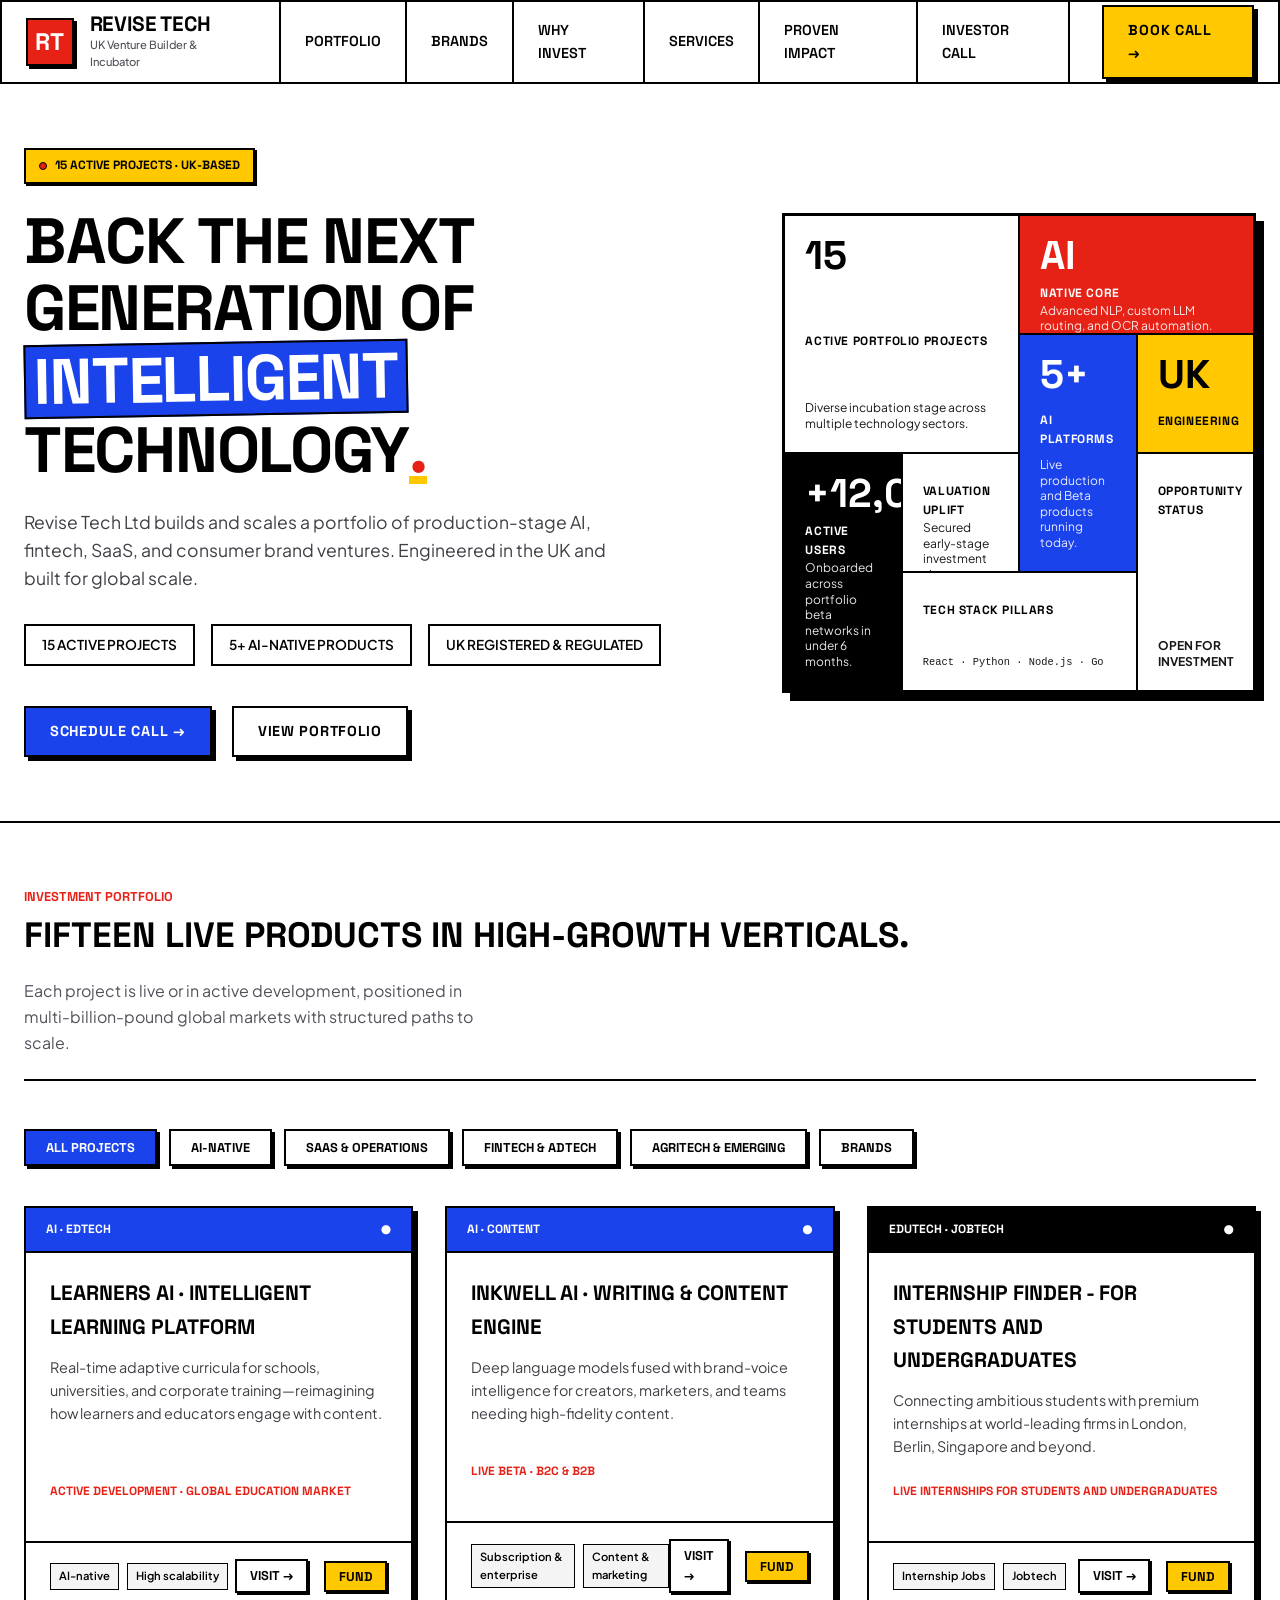
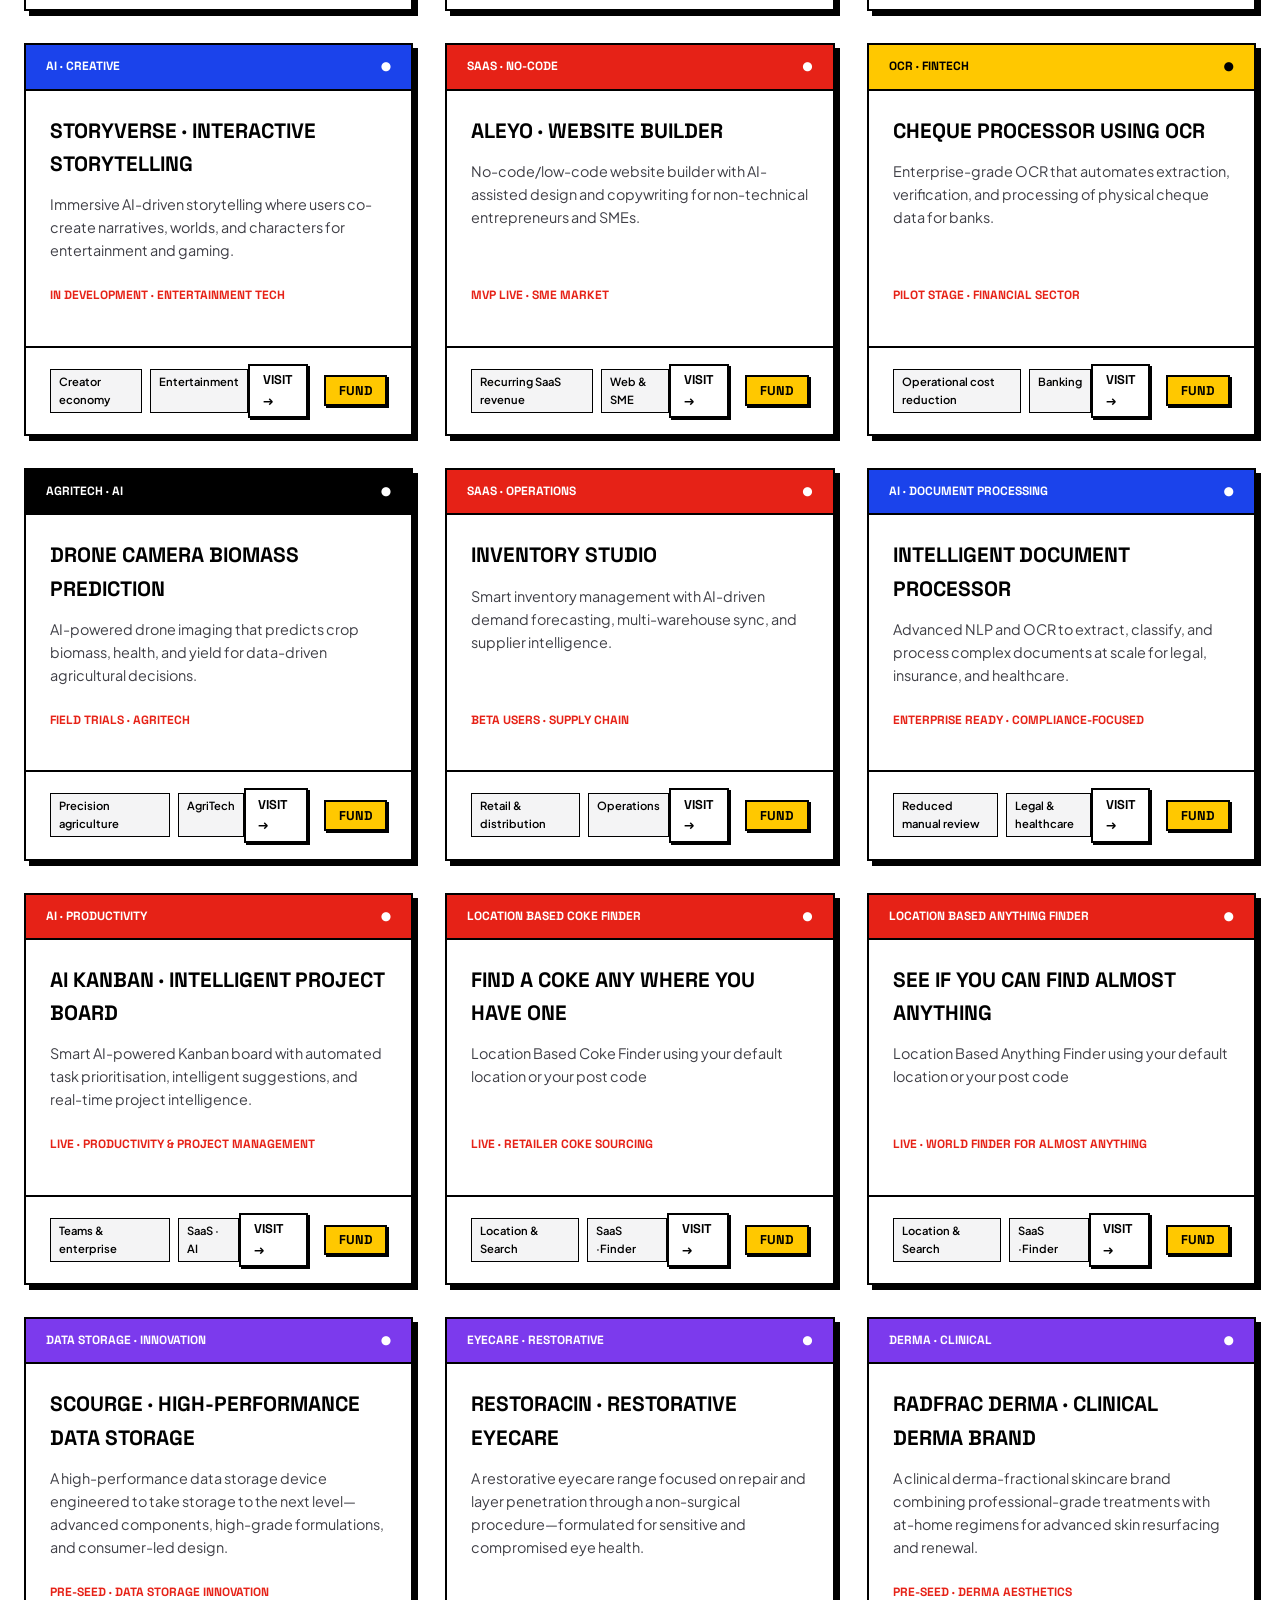
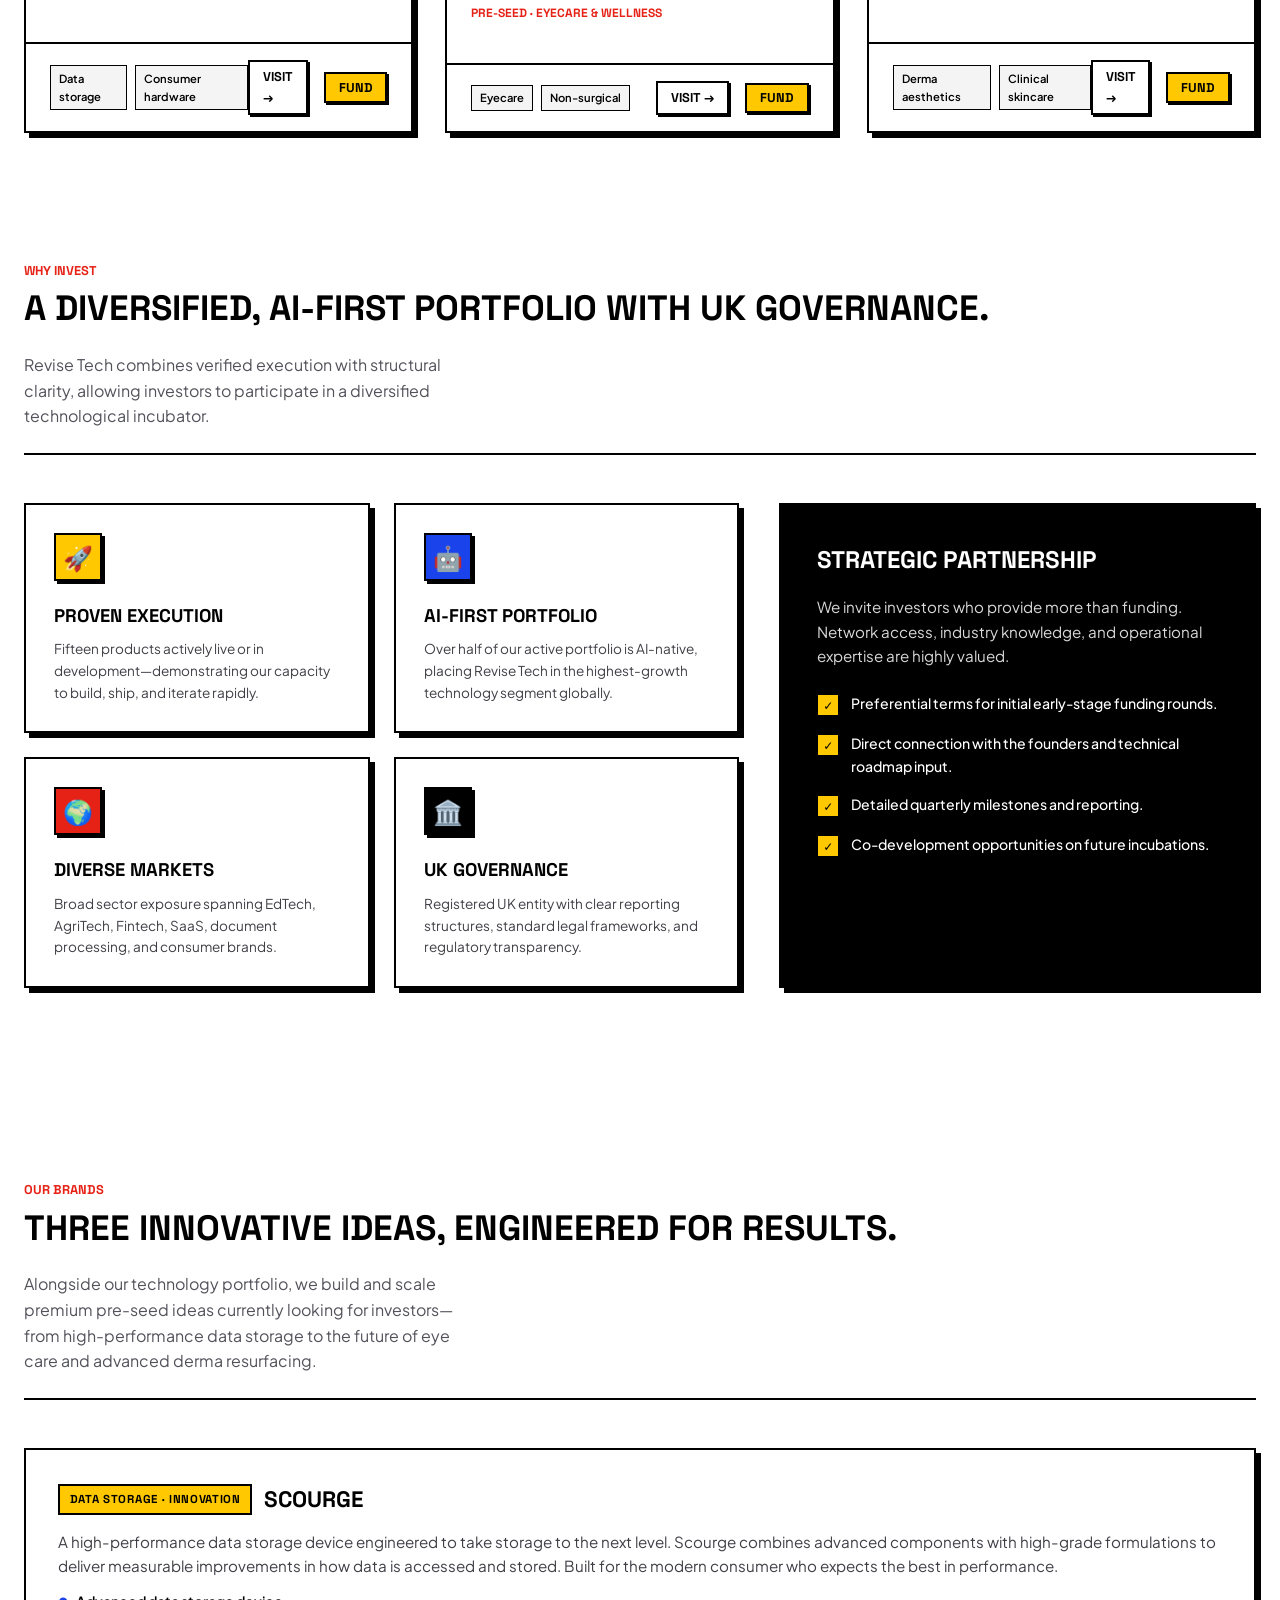
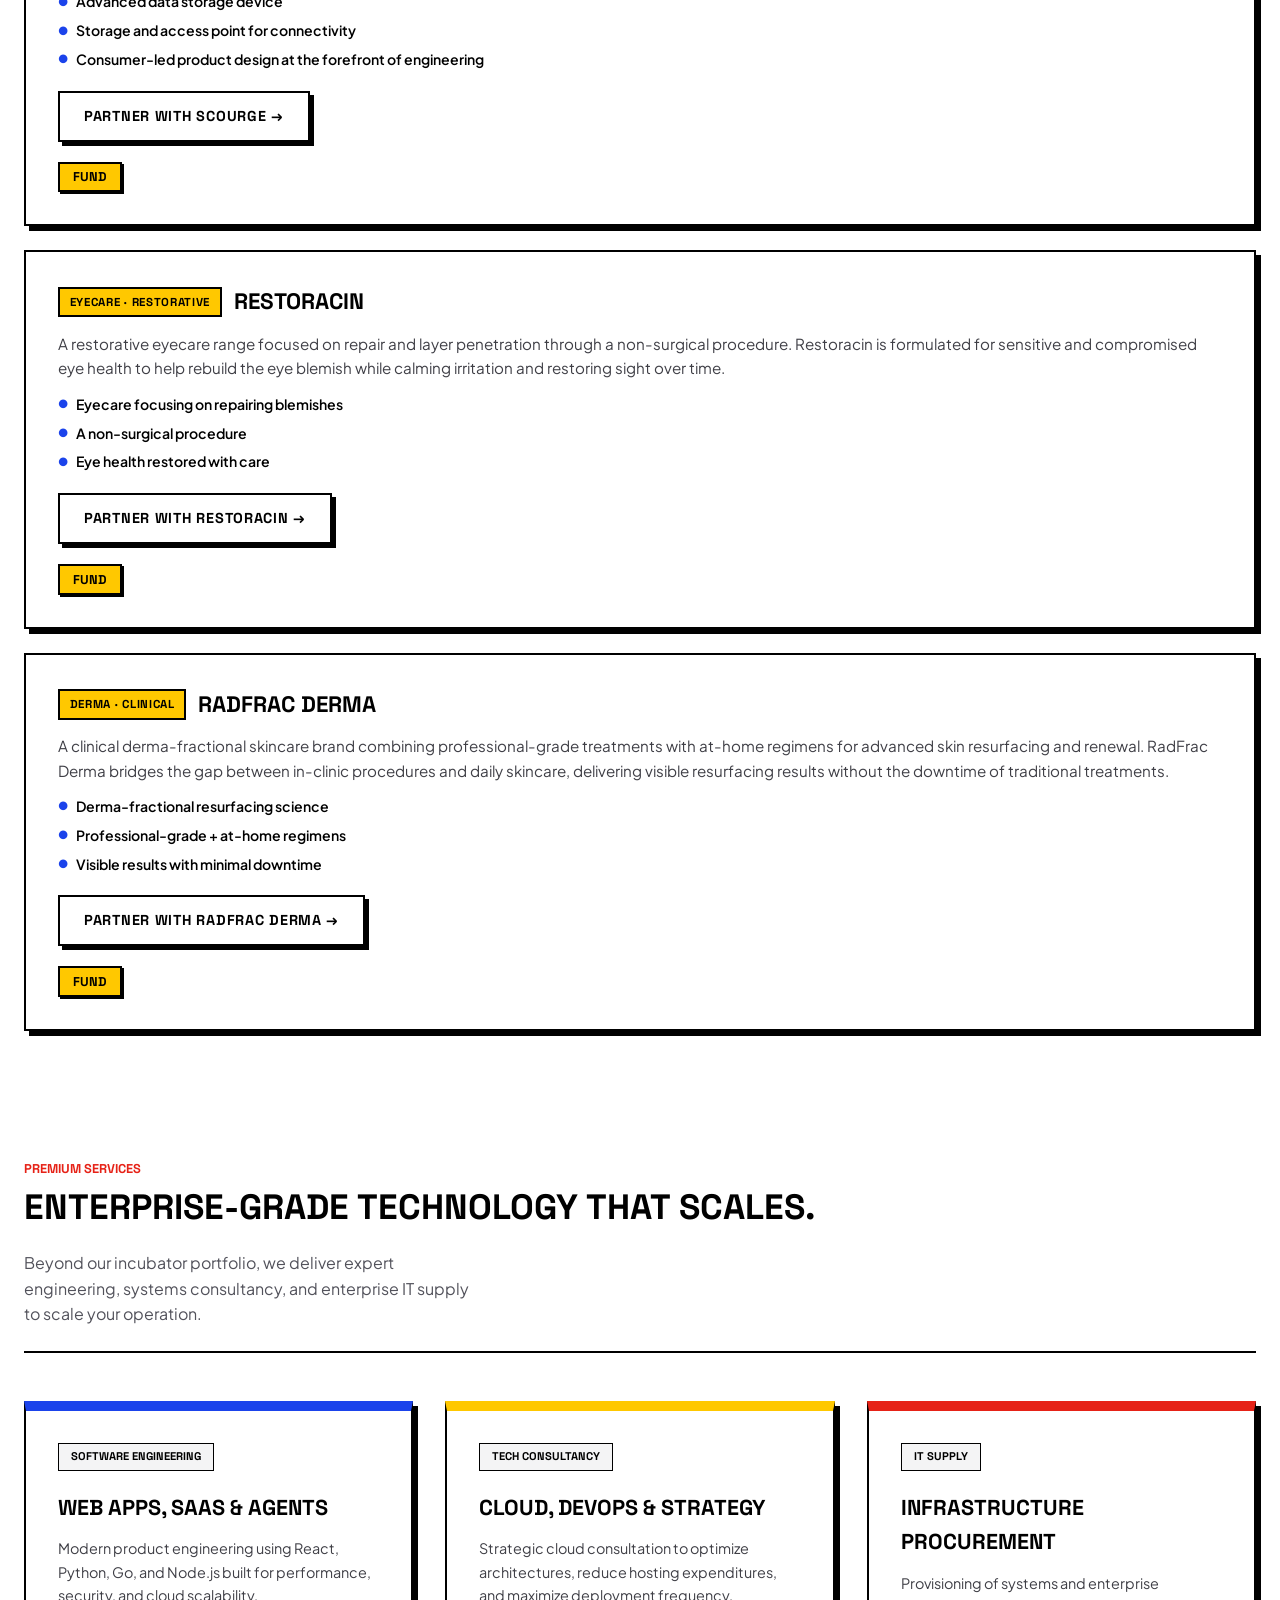
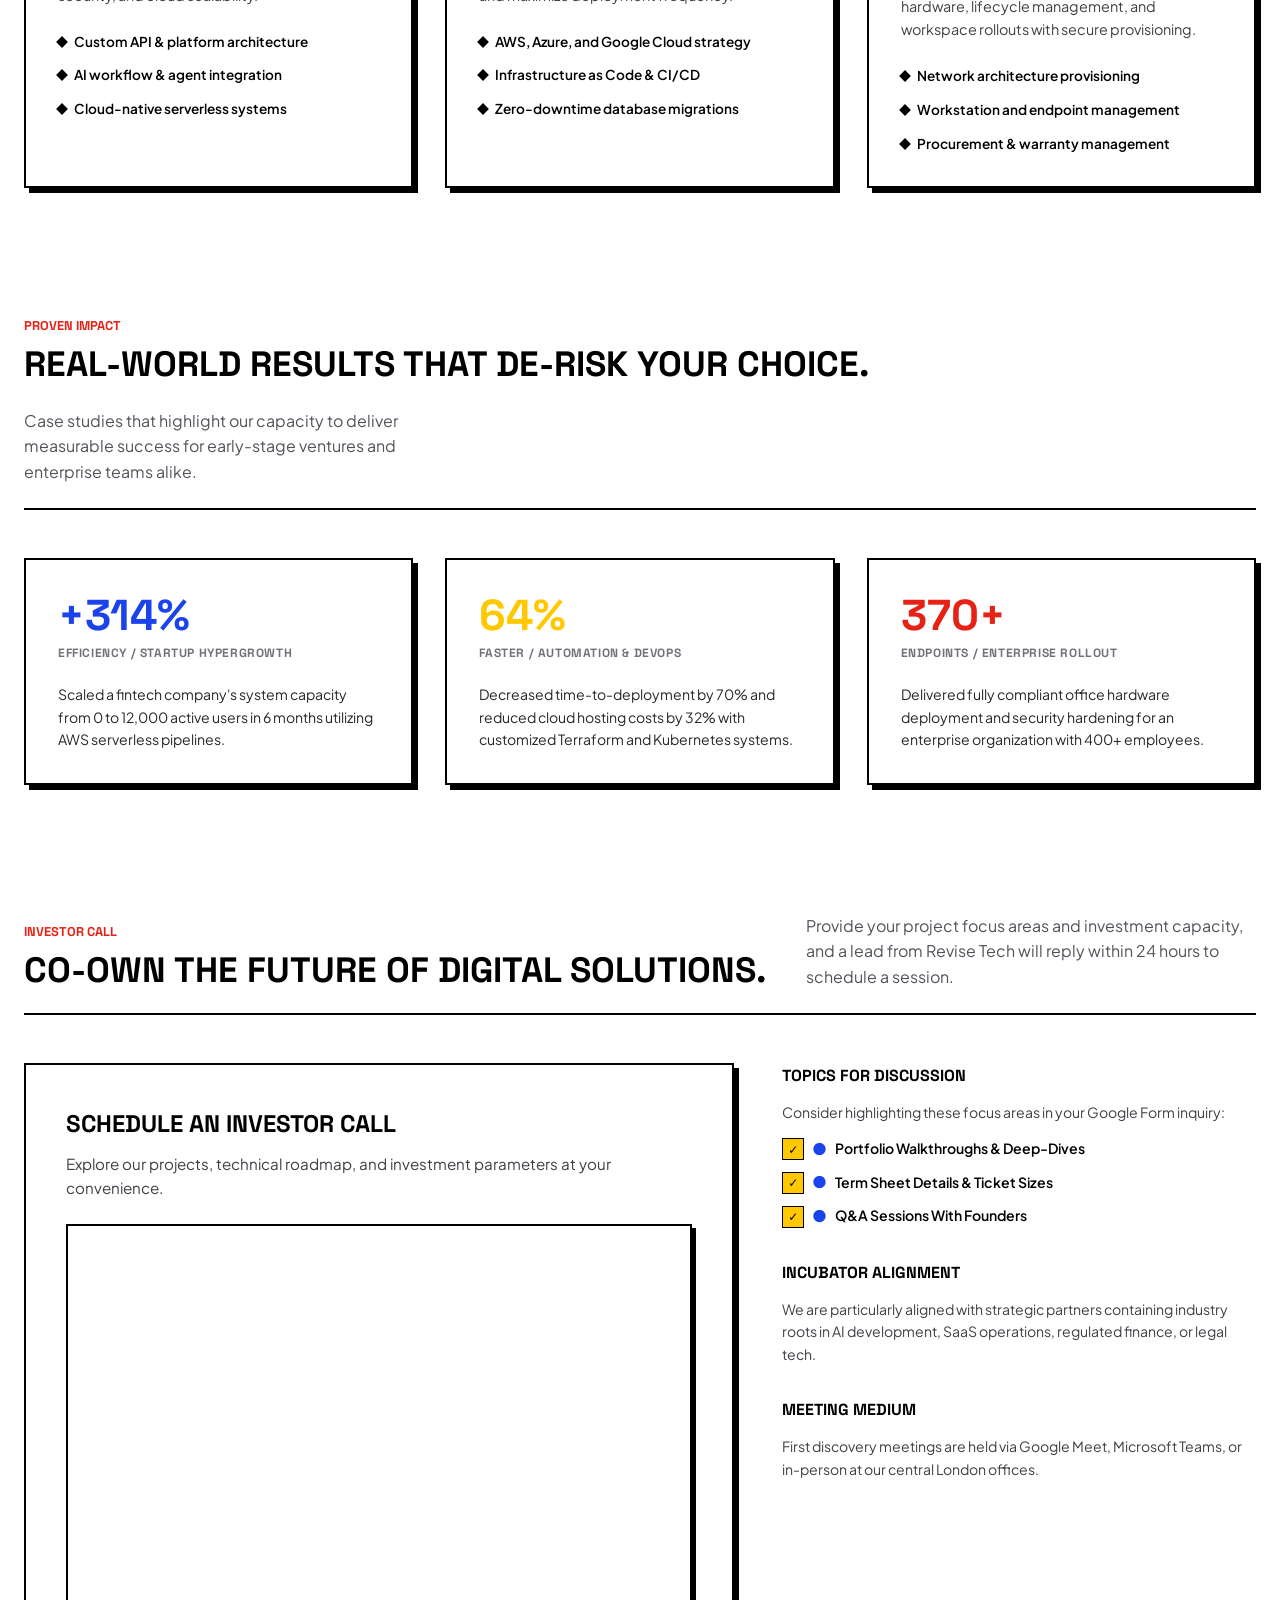
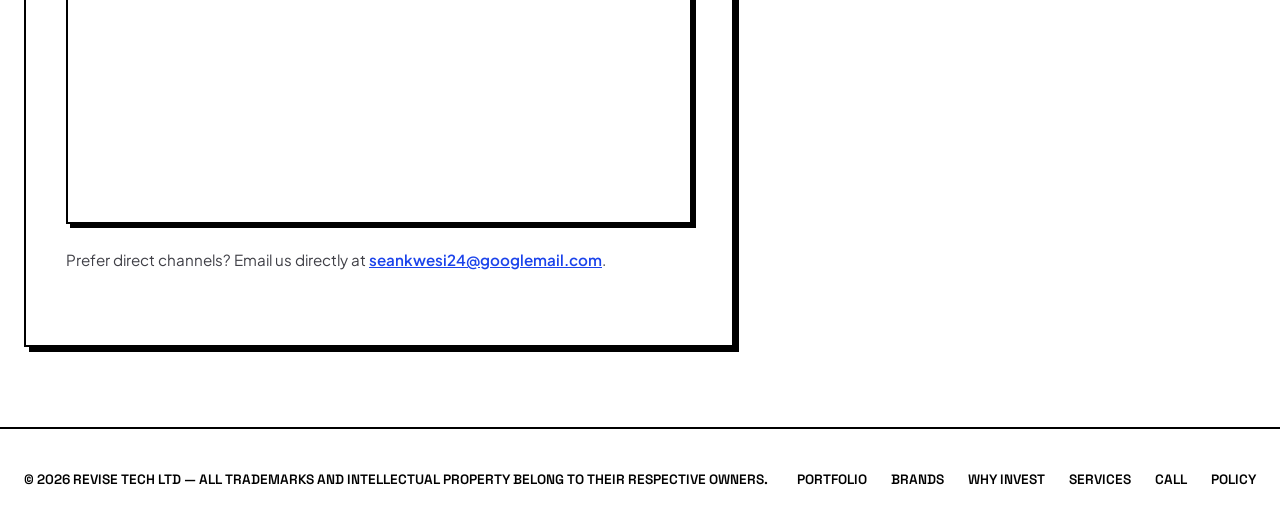
<file: index.html>
<!DOCTYPE html>
<html lang="en">
  <head>
    <meta charset="UTF-8" />
    <meta name="google-site-verification" content="GApIQrnF7tx0B4Co7eHh9Rxx3fugV8koyAkEATANg-8" />
    <link rel="icon" type="image/svg+xml" href="/vite.svg" />
    <meta name="viewport" content="width=device-width, initial-scale=1.0" />
    <title>Revise Tech Ltd | Invest in Tomorrow’s Technology, Today</title>
    <meta name="description" content="Revise Tech Ltd is building and scaling a portfolio of production-stage AI, fintech, SaaS, and consumer brands. Redesigned with a premium neo-brutalist aesthetic." />
    <link rel="stylesheet" href="index.css" />
  </head>
  <body>
    <!-- Sticky Navbar -->
    <nav class="navbar neo-border">
      <div class="container nav-container">
        <a href="#" class="nav-brand">
          <div class="brand-icon">RT</div>
          <div class="brand-details">
            <h1>Revise Tech</h1>
            <p>UK Venture Builder &amp; Incubator</p>
          </div>
        </a>

        <ul class="nav-menu">
          <li class="nav-item"><a href="#portfolio" class="nav-link">Portfolio</a></li>
          <li class="nav-item"><a href="#brands" class="nav-link">Brands</a></li>
          <li class="nav-item"><a href="#why" class="nav-link">Why Invest</a></li>
          <li class="nav-item"><a href="#services" class="nav-link">Services</a></li>
          <li class="nav-item"><a href="#cases" class="nav-link">Proven Impact</a></li>
          <li class="nav-item"><a href="#contact" class="nav-link">Investor Call</a></li>
        </ul>

        <div class="nav-actions">
          <a href="#contact" class="neo-btn neo-btn-accent">Book Call →</a>
        </div>

        <button class="nav-toggle" type="button" aria-label="Toggle Navigation">
          <span></span>
          <span></span>
          <span></span>
        </button>
      </div>
    </nav>

    <!-- Mobile Nav Overlay -->
    <div class="mobile-nav-overlay">
      <ul class="mobile-nav-list">
        <li class="mobile-nav-item"><a href="#portfolio" class="mobile-nav-link">Portfolio</a></li>
        <li class="mobile-nav-item"><a href="#brands" class="mobile-nav-link">Brands</a></li>
        <li class="mobile-nav-item"><a href="#why" class="mobile-nav-link">Why Invest</a></li>
        <li class="mobile-nav-item"><a href="#services" class="mobile-nav-link">Services</a></li>
        <li class="mobile-nav-item"><a href="#cases" class="mobile-nav-link">Proven Impact</a></li>
        <li class="mobile-nav-item"><a href="#contact" class="mobile-nav-link">Investor Call</a></li>
      </ul>
    </div>

    <!-- Hero Section -->
    <header class="hero-section">
      <div class="container hero-grid-layout">
        <div>
          <div class="hero-tag"><span></span> 15 active projects · UK-based</div>

          <h2 class="hero-title-text">
            Back the next generation of
            <span class="highlight-blue">intelligent</span>
            technology<span class="highlight-red">.</span>
          </h2>

          <p class="hero-description">
            Revise Tech Ltd builds and scales a portfolio of production-stage AI, fintech, SaaS, and consumer brand ventures. Engineered in the UK and built for global scale.
          </p>

          <div class="hero-bullets">
            <div class="hero-bullet-card">15 Active Projects</div>
            <div class="hero-bullet-card">5+ AI-Native Products</div>
            <div class="hero-bullet-card">UK Registered &amp; Regulated</div>
          </div>

          <div class="hero-actions-container">
            <a href="#contact" class="neo-btn neo-btn-primary">Schedule Call →</a>
            <a href="#portfolio" class="neo-btn">View Portfolio</a>
          </div>
        </div>

        <div class="mondrian-board">
          <div class="mondrian-cell mondrian-cell-1">
            <span class="mondrian-number" data-target="15" data-suffix="">0</span>
            <span class="mondrian-label">Active Portfolio Projects</span>
            <span class="mondrian-desc">Diverse incubation stage across multiple technology sectors.</span>
          </div>
          <div class="mondrian-cell mondrian-cell-2">
            <span class="mondrian-number">AI</span>
            <span class="mondrian-label">Native Core</span>
            <span class="mondrian-desc">Advanced NLP, custom LLM routing, and OCR automation.</span>
          </div>
          <div class="mondrian-cell mondrian-cell-3">
            <span class="mondrian-number" data-target="5" data-suffix="+">0</span>
            <span class="mondrian-label">AI Platforms</span>
            <span class="mondrian-desc">Live production and Beta products running today.</span>
          </div>
          <div class="mondrian-cell mondrian-cell-4">
            <span class="mondrian-number">UK</span>
            <span class="mondrian-label">Engineering</span>
          </div>
          <div class="mondrian-cell mondrian-cell-5">
            <span class="mondrian-number" data-target="12000" data-prefix="+" data-suffix="">0</span>
            <span class="mondrian-label">Active Users</span>
            <span class="mondrian-desc">Onboarded across portfolio beta networks in under 6 months.</span>
          </div>
          <div class="mondrian-cell mondrian-cell-6">
            <span class="mondrian-label">Valuation Uplift</span>
            <span class="mondrian-desc">Secured early-stage investment slots.</span>
          </div>
          <div class="mondrian-cell mondrian-cell-7">
            <span class="mondrian-label">Tech Stack Pillars</span>
            <span class="mondrian-desc" style="font-family: monospace; font-size: 0.65rem;">React · Python · Node.js · Go</span>
          </div>
          <div class="mondrian-cell mondrian-cell-8 bg-yellow">
            <span class="mondrian-label">Opportunity Status</span>
            <span class="mondrian-desc" style="font-weight: 700;">OPEN FOR INVESTMENT</span>
          </div>
        </div>
      </div>
    </header>

    <!-- Portfolio Section -->
    <section id="portfolio" class="container">
      <div class="section-header-block">
        <div>
          <span class="section-subtitle-tag">Investment Portfolio</span>
          <h3 class="section-main-title">Fifteen live products in high-growth verticals.</h3>
        </div>
        <p class="section-header-desc">
          Each project is live or in active development, positioned in multi-billion-pound global markets with structured paths to scale.
        </p>
      </div>

      <div class="filter-bar">
        <button class="filter-btn active" type="button" data-filter="all">All Projects</button>
        <button class="filter-btn" type="button" data-filter="ai">AI-Native</button>
        <button class="filter-btn" type="button" data-filter="saas">SaaS &amp; Operations</button>
        <button class="filter-btn" type="button" data-filter="fintech">Fintech &amp; Adtech</button>
        <button class="filter-btn" type="button" data-filter="emerging">AgriTech &amp; Emerging</button>
        <button class="filter-btn" type="button" data-filter="brands">Brands</button>
      </div>

      <div id="projectGrid" class="portfolio-container-grid"></div>
    </section>

    <!-- Why Invest Section -->
    <section id="why" class="why-invest-section">
      <div class="container">
        <div class="section-header-block">
          <div>
            <span class="section-subtitle-tag">Why Invest</span>
            <h3 class="section-main-title">A diversified, AI-first portfolio with UK governance.</h3>
          </div>
          <p class="section-header-desc">
            Revise Tech combines verified execution with structural clarity, allowing investors to participate in a diversified technological incubator.
          </p>
        </div>

        <div class="why-grid-layout">
          <div class="why-left-grid">
            <div class="why-neo-card">
              <div class="why-icon-block">🚀</div>
              <h4>Proven Execution</h4>
              <p>Fifteen products actively live or in development—demonstrating our capacity to build, ship, and iterate rapidly.</p>
            </div>
            <div class="why-neo-card">
              <div class="why-icon-block">🤖</div>
              <h4>AI-First Portfolio</h4>
              <p>Over half of our active portfolio is AI-native, placing Revise Tech in the highest-growth technology segment globally.</p>
            </div>
            <div class="why-neo-card">
              <div class="why-icon-block">🌍</div>
              <h4>Diverse Markets</h4>
              <p>Broad sector exposure spanning EdTech, AgriTech, Fintech, SaaS, document processing, and consumer brands.</p>
            </div>
            <div class="why-neo-card">
              <div class="why-icon-block">🏛️</div>
              <h4>UK Governance</h4>
              <p>Registered UK entity with clear reporting structures, standard legal frameworks, and regulatory transparency.</p>
            </div>
          </div>

          <aside class="why-sidebar-card">
            <h3>Strategic Partnership</h3>
            <p>We invite investors who provide more than funding. Network access, industry knowledge, and operational expertise are highly valued.</p>
            <ul class="why-sidebar-list">
              <li>Preferential terms for initial early-stage funding rounds.</li>
              <li>Direct connection with the founders and technical roadmap input.</li>
              <li>Detailed quarterly milestones and reporting.</li>
              <li>Co-development opportunities on future incubations.</li>
            </ul>
          </aside>
        </div>
      </div>
    </section>

    <!-- Brands Section -->
    <section id="brands" class="brands-section">
      <div class="container">
        <div class="section-header-block">
          <div>
            <span class="section-subtitle-tag">Our Brands</span>
            <h3 class="section-main-title">Three innovative ideas, engineered for results.</h3>
          </div>
          <p class="section-header-desc">
            Alongside our technology portfolio, we build and scale premium pre-seed ideas currently looking for investors—from high-performance data storage to the future of eye care and advanced derma resurfacing.
          </p>
        </div>

        <!-- Scourge -->
        <div id="scourge" class="brand-neo-block">
          <div class="brand-neo-header">
            <span class="brand-badge">Data Storage · Innovation</span>
            <h4 class="brand-neo-title">Scourge</h4>
          </div>
          <p class="brand-neo-desc">
            A high-performance data storage device engineered to take storage to the next level. Scourge combines advanced components with high-grade formulations to deliver measurable improvements in how data is accessed and stored. Built for the modern consumer who expects the best in performance.
          </p>
          <ul class="brand-neo-highlights">
            <li>Advanced data storage device</li>
            <li>Storage and access point for connectivity</li>
            <li>Consumer-led product design at the forefront of engineering</li>
          </ul>
          <a href="#contact" class="neo-btn">Partner With Scourge →</a>
          <div class="brand-fund-row">
            <button class="project-card-donate-btn" type="button" data-brand="scourge">Fund</button>
          </div>
        </div>

        <!-- Restoracin -->
        <div id="restoracin" class="brand-neo-block">
          <div class="brand-neo-header">
            <span class="brand-badge">Eyecare · Restorative</span>
            <h4 class="brand-neo-title">Restoracin</h4>
          </div>
          <p class="brand-neo-desc">
            A restorative eyecare range focused on repair and layer penetration through a non-surgical procedure. Restoracin is formulated for sensitive and compromised eye health to help rebuild the eye blemish while calming irritation and restoring sight over time.
          </p>
          <ul class="brand-neo-highlights">
            <li>Eyecare focusing on repairing blemishes</li>
            <li>A non-surgical procedure</li>
            <li>Eye health restored with care</li>
          </ul>
          <a href="#contact" class="neo-btn">Partner With Restoracin →</a>
          <div class="brand-fund-row">
            <button class="project-card-donate-btn" type="button" data-brand="restoracin">Fund</button>
          </div>
        </div>

        <!-- RadFrac Derma -->
        <div id="radfrac-derma" class="brand-neo-block">
          <div class="brand-neo-header">
            <span class="brand-badge">Derma · Clinical</span>
            <h4 class="brand-neo-title">RadFrac Derma</h4>
          </div>
          <p class="brand-neo-desc">
            A clinical derma-fractional skincare brand combining professional-grade treatments with at-home regimens for advanced skin resurfacing and renewal. RadFrac Derma bridges the gap between in-clinic procedures and daily skincare, delivering visible resurfacing results without the downtime of traditional treatments.
          </p>
          <ul class="brand-neo-highlights">
            <li>Derma-fractional resurfacing science</li>
            <li>Professional-grade + at-home regimens</li>
            <li>Visible results with minimal downtime</li>
          </ul>
          <a href="#contact" class="neo-btn">Partner With RadFrac Derma →</a>
          <div class="brand-fund-row">
            <button class="project-card-donate-btn" type="button" data-brand="radfrac-derma">Fund</button>
          </div>
        </div>
      </div>
    </section>

    <!-- Services Section -->
    <section id="services" class="services-section">
      <div class="container">
        <div class="section-header-block">
          <div>
            <span class="section-subtitle-tag">Premium Services</span>
            <h3 class="section-main-title">Enterprise-grade technology that scales.</h3>
          </div>
          <p class="section-header-desc">
            Beyond our incubator portfolio, we deliver expert engineering, systems consultancy, and enterprise IT supply to scale your operation.
          </p>
        </div>

        <div class="services-grid-layout">
          <div class="service-neo-card">
            <span class="service-badge">Software Engineering</span>
            <h3>Web Apps, SaaS &amp; Agents</h3>
            <p>Modern product engineering using React, Python, Go, and Node.js built for performance, security, and cloud scalability.</p>
            <ul class="service-list-block">
              <li>Custom API &amp; platform architecture</li>
              <li>AI workflow &amp; agent integration</li>
              <li>Cloud-native serverless systems</li>
            </ul>
          </div>

          <div class="service-neo-card">
            <span class="service-badge">Tech Consultancy</span>
            <h3>Cloud, DevOps &amp; Strategy</h3>
            <p>Strategic cloud consultation to optimize architectures, reduce hosting expenditures, and maximize deployment frequency.</p>
            <ul class="service-list-block">
              <li>AWS, Azure, and Google Cloud strategy</li>
              <li>Infrastructure as Code &amp; CI/CD</li>
              <li>Zero-downtime database migrations</li>
            </ul>
          </div>

          <div class="service-neo-card">
            <span class="service-badge">IT Supply</span>
            <h3>Infrastructure Procurement</h3>
            <p>Provisioning of systems and enterprise hardware, lifecycle management, and workspace rollouts with secure provisioning.</p>
            <ul class="service-list-block">
              <li>Network architecture provisioning</li>
              <li>Workstation and endpoint management</li>
              <li>Procurement &amp; warranty management</li>
            </ul>
          </div>
        </div>
      </div>
    </section>

    <!-- Case Studies / Impact Section -->
    <section id="cases" class="cases-section">
      <div class="container">
        <div class="section-header-block">
          <div>
            <span class="section-subtitle-tag">Proven Impact</span>
            <h3 class="section-main-title">Real-world results that de-risk your choice.</h3>
          </div>
          <p class="section-header-desc">
            Case studies that highlight our capacity to deliver measurable success for early-stage ventures and enterprise teams alike.
          </p>
        </div>

        <div class="cases-grid-layout">
          <div class="case-neo-card">
            <div class="case-stat" data-target="340" data-prefix="+" data-suffix="%">+0%</div>
            <div class="case-tagline">Efficiency / Startup Hypergrowth</div>
            <p>Scaled a fintech company's system capacity from 0 to 12,000 active users in 6 months utilizing AWS serverless pipelines.</p>
          </div>
          <div class="case-neo-card">
            <div class="case-stat" data-target="70" data-suffix="%">0%</div>
            <div class="case-tagline">Faster / Automation &amp; DevOps</div>
            <p>Decreased time-to-deployment by 70% and reduced cloud hosting costs by 32% with customized Terraform and Kubernetes systems.</p>
          </div>
          <div class="case-neo-card">
            <div class="case-stat" data-target="400" data-suffix="+">0</div>
            <div class="case-tagline">Endpoints / Enterprise Rollout</div>
            <p>Delivered fully compliant office hardware deployment and security hardening for an enterprise organization with 400+ employees.</p>
          </div>
        </div>
      </div>
    </section>

    <!-- Contact Form Section -->
    <section id="contact" class="contact-section">
      <div class="container">
        <div class="section-header-block">
          <div>
            <span class="section-subtitle-tag">Investor Call</span>
            <h3 class="section-main-title">Co-own the future of digital solutions.</h3>
          </div>
          <p class="section-header-desc">
            Provide your project focus areas and investment capacity, and a lead from Revise Tech will reply within 24 hours to schedule a session.
          </p>
        </div>

        <div class="contact-grid-layout">
          <div class="contact-card-box" style="padding: 2.5rem;">
            <h3>Schedule an Investor Call</h3>
            <p style="margin-bottom: 1.5rem;">Explore our projects, technical roadmap, and investment parameters at your convenience.</p>

            <div class="google-form-container" style="width: 100%; height: 600px; border: 2.5px solid var(--border-color); box-shadow: 4px 4px 0px #000000; margin-bottom: 1.5rem; overflow: hidden; background: var(--color-white);">
              <iframe
                id="google-form-iframe"
                title="Investor Call Request Form"
                src="https://docs.google.com/forms/d/e/1FAIpQLSf7bax0fhgP8pO4uNIDVXWUq4mCm2F_16-3YGoOQOoXfv527w/viewform?embedded=true"
                width="100%"
                height="100%"
                frameborder="0"
                marginheight="0"
                marginwidth="0"
                style="border: none;"
              >Loading…</iframe>
            </div>

            <p class="contact-meta-note">
              Prefer direct channels? Email us directly at <a href="mailto:seankwesi24@googlemail.com">seankwesi24@googlemail.com</a>.
            </p>
          </div>

          <div class="contact-sidebar-flow">
            <div class="contact-sidebar-block">
              <h4>Topics for Discussion</h4>
              <p>Consider highlighting these focus areas in your Google Form inquiry:</p>
              <ul class="why-sidebar-list" style="margin-top: 0.75rem; display: flex; flex-direction: column; gap: 0.5rem; list-style: none;">
                <li style="display: flex; align-items: center; gap: 0.5rem; font-size: 0.88rem; font-weight: 600; color: var(--text-color);">
                  <span style="font-weight: bold; color: var(--color-blue); font-size: 1rem;">●</span> Portfolio Walkthroughs &amp; Deep-Dives
                </li>
                <li style="display: flex; align-items: center; gap: 0.5rem; font-size: 0.88rem; font-weight: 600; color: var(--text-color);">
                  <span style="font-weight: bold; color: var(--color-blue); font-size: 1rem;">●</span> Term Sheet Details &amp; Ticket Sizes
                </li>
                <li style="display: flex; align-items: center; gap: 0.5rem; font-size: 0.88rem; font-weight: 600; color: var(--text-color);">
                  <span style="font-weight: bold; color: var(--color-blue); font-size: 1rem;">●</span> Q&amp;A Sessions With Founders
                </li>
              </ul>
            </div>

            <div class="contact-sidebar-block">
              <h4>Incubator Alignment</h4>
              <p>We are particularly aligned with strategic partners containing industry roots in AI development, SaaS operations, regulated finance, or legal tech.</p>
            </div>

            <div class="contact-sidebar-block">
              <h4>Meeting Medium</h4>
              <p>First discovery meetings are held via Google Meet, Microsoft Teams, or in-person at our central London offices.</p>
            </div>
          </div>
        </div>
      </div>
    </section>

    <!-- PayPal Funding Modal -->
    <div id="donationModal" class="modal-overlay" role="dialog" aria-modal="true" aria-labelledby="modalProjectTitle">
      <div class="modal-card">
        <button class="modal-close" id="closeDonationModal" type="button" aria-label="Close Modal">&times;</button>

        <div class="modal-header">
          <span class="modal-subtitle">Direct Project Funding</span>
          <h3 id="modalProjectTitle">Support Project Name</h3>
          <p id="modalProjectDesc">Directly back the development and launch of our incubating ventures.</p>
        </div>

        <div class="modal-body">
          <div class="donation-presets">
            <label class="modal-label">Choose Contribution Tier</label>
            <div class="presets-grid">
              <button class="preset-btn active" type="button" data-amount="10">£10</button>
              <button class="preset-btn" type="button" data-amount="25">£25</button>
              <button class="preset-btn" type="button" data-amount="50">£50</button>
              <button class="preset-btn" type="button" data-amount="100">£100</button>
            </div>
          </div>

          <div class="custom-amount-row">
            <div class="form-group">
              <label for="customAmount" class="modal-label">Custom Amount</label>
              <div class="input-wrapper">
                <span class="currency-symbol" id="modalCurrencySymbol">£</span>
                <input type="number" id="customAmount" placeholder="Other amount" min="1" step="1" />
              </div>
            </div>
            <div class="form-group">
              <label for="donationCurrency" class="modal-label">Currency</label>
              <select id="donationCurrency" class="form-select-glass">
                <option value="GBP">GBP (£)</option>
                <option value="USD">USD ($)</option>
                <option value="EUR">EUR (€)</option>
              </select>
            </div>
          </div>

          <div class="backer-details">
            <div class="form-group" style="margin-bottom: 0.8rem;">
              <label for="backerName" class="modal-label">Your Name (Optional)</label>
              <input type="text" id="backerName" class="form-input-glass" placeholder="Anonymous Backer" />
            </div>
            <div class="form-group">
              <label for="backerMessage" class="modal-label">Support Message (Optional)</label>
              <textarea id="backerMessage" class="form-textarea-glass" rows="2" placeholder="Send an encouraging message to the development team..."></textarea>
            </div>
          </div>

          <div class="paypal-section" id="secure-checkout-section">
            <label class="modal-label">Secure Checkout</label>
            <div
              id="secure-checkout-status"
              aria-live="polite"
              style="font-size:0.8rem;color:#555;margin-bottom:0.5rem;min-height:1.1em;"
            >Loading PayPal…</div>
            <div id="paypal-button-container" style="min-height:45px;"></div>
          </div>
        </div>

        <div class="modal-success-screen" id="modalSuccessScreen" role="status" aria-live="polite">
          <div class="success-icon-wrapper">
            <svg class="checkmark-svg" viewBox="0 0 52 52">
              <circle class="checkmark-circle" cx="26" cy="26" r="25" fill="none"/>
              <path class="checkmark-check" fill="none" d="M14.1 27.2l7.1 7.2 16.7-16.8"/>
            </svg>
          </div>
          <h3>Funding Complete!</h3>
          <p>Thank you for supporting <strong id="successProjectName">Project</strong>. Your direct payment contribution has successfully processed via PayPal, helping us build the future.</p>
          <button class="neo-btn neo-btn-primary" id="successCloseBtn" type="button" style="padding: 0.5rem 1.5rem; width: 100%;">Close Window</button>
        </div>
      </div>
    </div>

    <!-- Footer Section -->
    <footer class="neo-footer">
      <div class="container footer-content">
        <span class="footer-copyright">
          © 2026 Revise Tech Ltd — All trademarks and intellectual property belong to their respective owners.
        </span>
        <div class="footer-links-row">
          <a href="#portfolio" class="footer-link-item">Portfolio</a>
          <a href="#brands" class="footer-link-item">Brands</a>
          <a href="#why" class="footer-link-item">Why Invest</a>
          <a href="#services" class="footer-link-item">Services</a>
          <a href="#contact" class="footer-link-item">Call</a>
          <a href="policy.html" class="footer-link-item">Policy</a>
        </div>
      </div>
    </footer>

    <script src="projects.js"></script>
  </body>
</html>
</file>
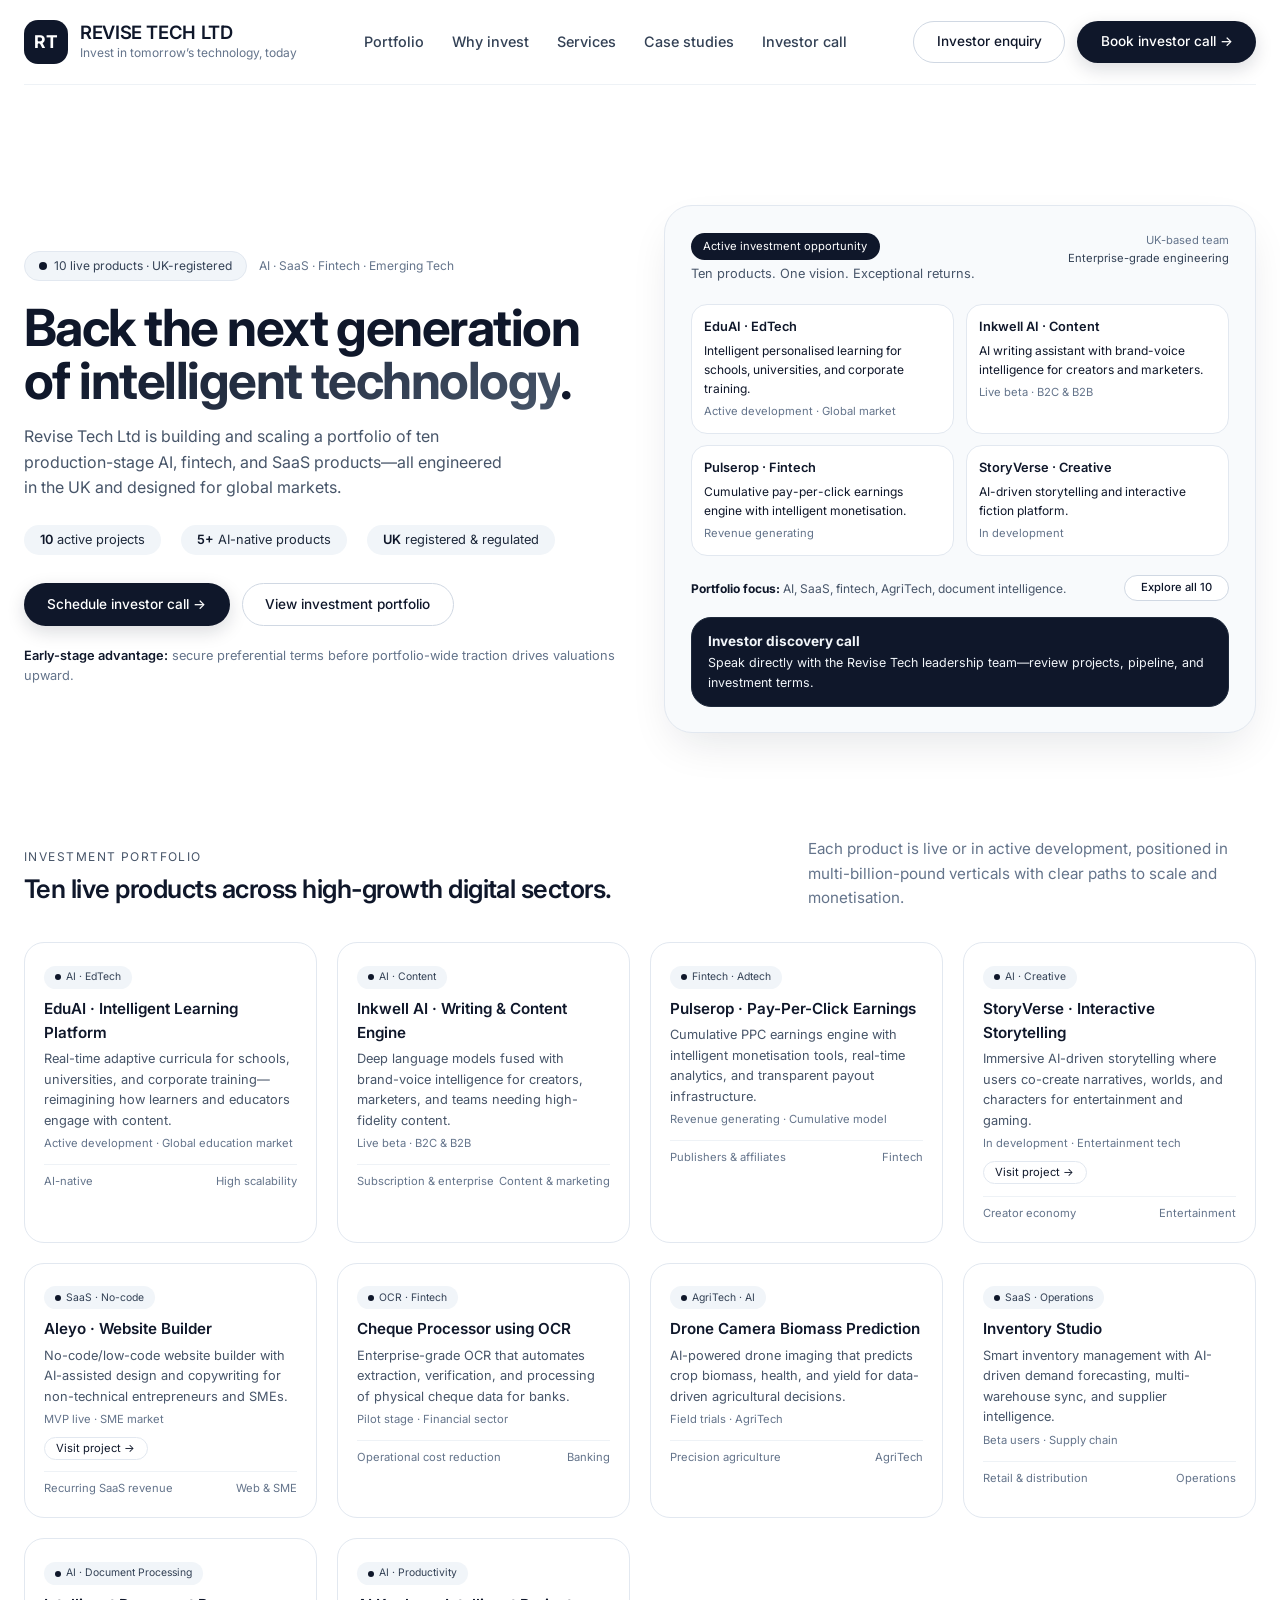
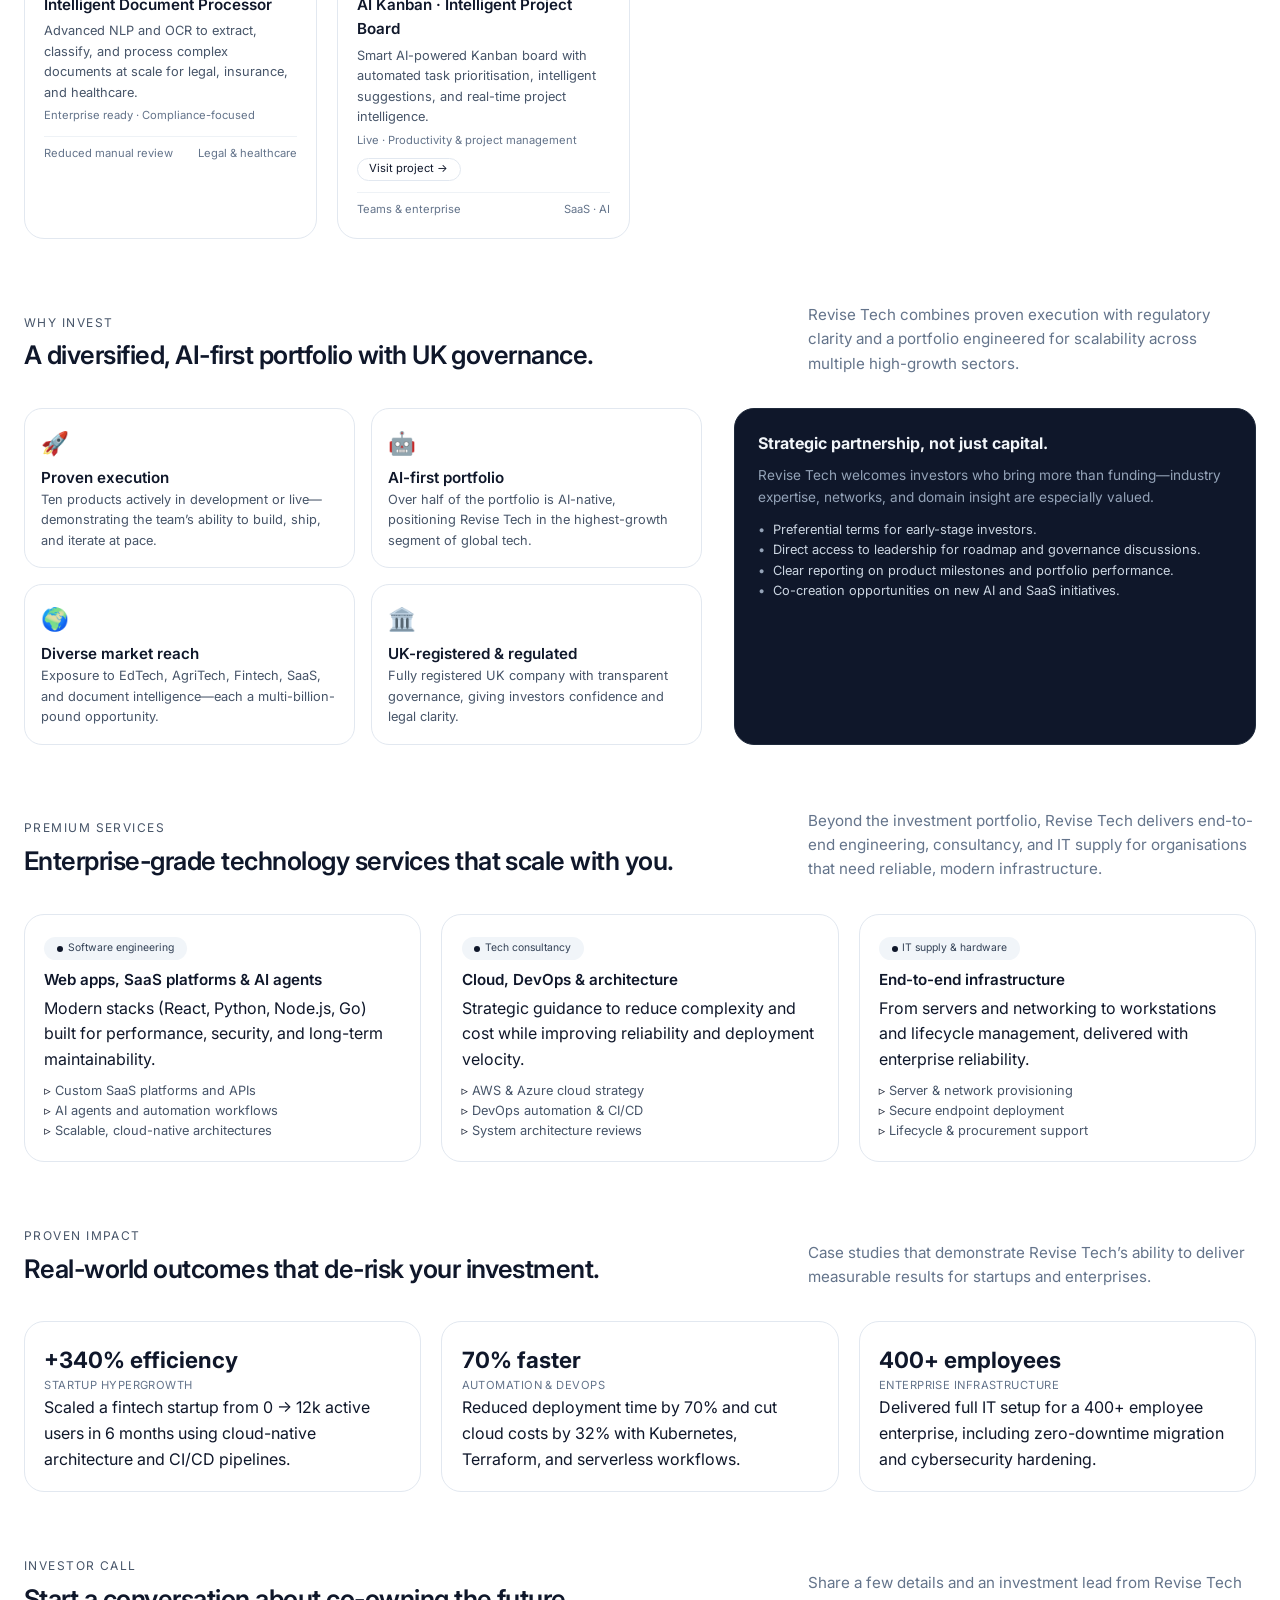
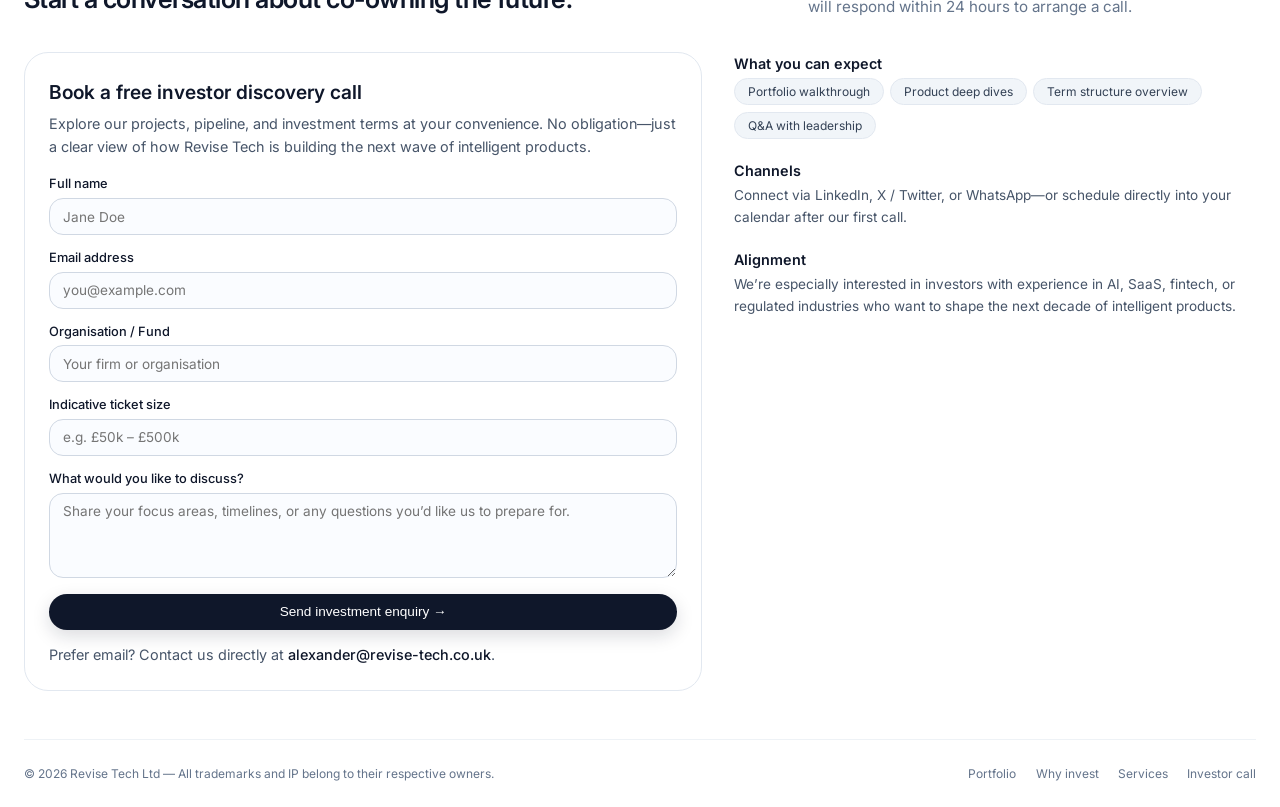
<file: original.html>
<!DOCTYPE html>
<html lang="en">
<head>
  <meta charset="UTF-8" />
  <meta name="viewport" content="width=device-width, initial-scale=1.0" />
  <title>Revise Tech Ltd | Invest in Tomorrow’s Technology, Today</title>
  <!-- Font & minimal reset -->
  <link rel="preconnect" href="https://fonts.googleapis.com" />
  <link rel="preconnect" href="https://fonts.gstatic.com" crossorigin />
  <link href="https://fonts.googleapis.com/css2?family=Inter:opsz,wght@14..32,400;14..32,500;14..32,600;14..32,700&display=swap" rel="stylesheet" />
  <style>
    * {
      margin: 0;
      padding: 0;
      box-sizing: border-box;
    }

    body {
      font-family: 'Inter', system-ui, -apple-system, sans-serif;
      background: #ffffff;
      color: #0f172a;
      line-height: 1.6;
      -webkit-font-smoothing: antialiased;
    }

    .page {
      max-width: 1280px;
      margin: 0 auto;
      padding: 0 1.5rem;
    }

    /* header / nav */
    .nav {
      display: flex;
      justify-content: space-between;
      align-items: center;
      padding: 1.25rem 0;
      flex-wrap: wrap;
      gap: 1rem;
      border-bottom: 1px solid #eef2f6;
    }

    .brand {
      display: flex;
      align-items: center;
      gap: 0.75rem;
    }

    .brand-mark {
      width: 44px;
      height: 44px;
      background: #0f172a;
      border-radius: 14px;
      display: flex;
      align-items: center;
      justify-content: center;
      color: white;
      font-weight: 700;
      font-size: 1.1rem;
      letter-spacing: 0.02em;
    }

    .brand-text h1 {
      font-size: 1.15rem;
      font-weight: 600;
      letter-spacing: -0.02em;
      line-height: 1.2;
    }

    .brand-text span {
      display: block;
      font-size: 0.75rem;
      color: #64748b;
      font-weight: 400;
    }

    .nav-links {
      display: flex;
      gap: 1.75rem;
      font-size: 0.9rem;
      font-weight: 500;
      color: #334155;
    }

    .nav-links a {
      text-decoration: none;
      color: inherit;
      transition: color 0.15s;
    }

    .nav-links a:hover {
      color: #0f172a;
    }

    .nav-cta {
      display: flex;
      gap: 0.75rem;
    }

    .btn {
      display: inline-flex;
      align-items: center;
      justify-content: center;
      border-radius: 999px;
      padding: 0.6rem 1.4rem;
      font-size: 0.85rem;
      font-weight: 500;
      border: 1px solid transparent;
      cursor: pointer;
      transition: all 0.15s ease;
      background: transparent;
      text-decoration: none;
    }

    .btn-outline {
      border-color: #d0d8e3;
      background: #ffffff;
      color: #0f172a;
    }

    .btn-outline:hover {
      border-color: #0f172a;
      background: #f8fafc;
    }

    .btn-primary {
      background: #0f172a;
      color: white;
      box-shadow: 0 6px 18px rgba(15, 23, 42, 0.15);
    }

    .btn-primary:hover {
      background: #1e293b;
      transform: translateY(-1px);
      box-shadow: 0 10px 24px rgba(15, 23, 42, 0.2);
    }

    /* hero */
    .hero {
      display: grid;
      grid-template-columns: 1fr 1fr;
      gap: 3rem;
      align-items: center;
      padding: 3.5rem 0 2.5rem;
    }

    .hero-kicker {
      display: flex;
      flex-wrap: wrap;
      align-items: center;
      gap: 0.5rem 0.75rem;
      margin-bottom: 1.25rem;
    }

    .pill-soft {
      background: #f1f5f9;
      border-radius: 999px;
      padding: 0.25rem 0.9rem;
      border: 1px solid #e2e8f0;
      font-size: 0.75rem;
      color: #334155;
      display: inline-flex;
      align-items: center;
      gap: 0.4rem;
    }

    .pill-soft span {
      display: inline-block;
      width: 8px;
      height: 8px;
      background: #0f172a;
      border-radius: 999px;
    }

    .hero-title {
      font-size: clamp(2.2rem, 5vw, 3.2rem);
      font-weight: 700;
      letter-spacing: -0.03em;
      line-height: 1.05;
      margin-bottom: 1rem;
    }

    .hero-title span {
      background: linear-gradient(145deg, #0f172a, #475569);
      -webkit-background-clip: text;
      -webkit-text-fill-color: transparent;
    }

    .hero-sub {
      font-size: 1rem;
      color: #475569;
      max-width: 30rem;
      margin-bottom: 1.5rem;
    }

    .hero-metrics {
      display: flex;
      flex-wrap: wrap;
      gap: 0.75rem 1.25rem;
      margin-bottom: 1.75rem;
    }

    .metric {
      background: #f1f5f9;
      padding: 0.3rem 1rem;
      border-radius: 999px;
      font-size: 0.8rem;
      color: #1e293b;
    }

    .metric strong {
      font-weight: 600;
      color: #0f172a;
    }

    .hero-actions {
      display: flex;
      flex-wrap: wrap;
      gap: 0.75rem;
      margin-bottom: 1.25rem;
    }

    .hero-note {
      font-size: 0.8rem;
      color: #64748b;
    }

    .hero-note strong {
      color: #0f172a;
      font-weight: 600;
    }

    /* hero right card */
    .hero-card {
      background: #f8fafc;
      border-radius: 28px;
      padding: 1.6rem;
      border: 1px solid #e2e8f0;
      box-shadow: 0 18px 45px -12px rgba(15, 23, 42, 0.12);
    }

    .hero-card-header {
      display: flex;
      justify-content: space-between;
      margin-bottom: 1.2rem;
    }

    .hero-chip {
      background: #0f172a;
      color: white;
      font-size: 0.7rem;
      padding: 0.3rem 0.8rem;
      border-radius: 999px;
      display: inline-block;
    }

    .hero-tagline {
      font-size: 0.8rem;
      color: #475569;
      margin-top: 0.25rem;
    }

    .hero-grid {
      display: grid;
      grid-template-columns: 1fr 1fr;
      gap: 0.7rem;
      margin-bottom: 1.2rem;
    }

    .mini-card {
      background: white;
      border: 1px solid #e2e8f0;
      border-radius: 16px;
      padding: 0.75rem;
      font-size: 0.75rem;
    }

    .mini-card h4 {
      font-size: 0.8rem;
      font-weight: 600;
      margin-bottom: 0.2rem;
    }

    .mini-card span {
      display: block;
      margin-top: 0.3rem;
      color: #64748b;
      font-size: 0.7rem;
    }

    .hero-card-footer {
      display: flex;
      justify-content: space-between;
      align-items: center;
      flex-wrap: wrap;
      gap: 0.5rem;
      margin-top: 0.5rem;
    }

    .hero-pill {
      font-size: 0.75rem;
      color: #475569;
    }

    .hero-pill strong {
      color: #0f172a;
    }

    .hero-floating {
      margin-top: 1rem;
      background: #0f172a;
      color: #f1f5f9;
      border-radius: 20px;
      padding: 0.8rem 1rem;
      font-size: 0.78rem;
      border: 1px solid #1e293b;
    }

    .hero-floating strong {
      display: block;
      font-size: 0.85rem;
    }

    /* sections */
    section {
      margin: 4rem 0 3rem;
    }

    .section-header {
      display: flex;
      justify-content: space-between;
      align-items: flex-end;
      flex-wrap: wrap;
      gap: 1rem;
      margin-bottom: 2rem;
    }

    .section-kicker {
      font-size: 0.75rem;
      text-transform: uppercase;
      letter-spacing: 0.12em;
      color: #475569;
      margin-bottom: 0.2rem;
    }

    .section-title {
      font-size: 1.6rem;
      font-weight: 600;
      letter-spacing: -0.02em;
    }

    .section-sub {
      color: #64748b;
      max-width: 28rem;
      font-size: 0.95rem;
    }

    /* portfolio grid */
    .portfolio-grid {
      display: grid;
      grid-template-columns: repeat(auto-fill, minmax(260px, 1fr));
      gap: 1.25rem;
    }

    .project-card {
      background: white;
      border: 1px solid #e2e8f0;
      border-radius: 20px;
      padding: 1.2rem;
      transition: border-color 0.15s;
    }

    .project-card:hover {
      border-color: #b0c0d4;
    }

    .project-pill {
      font-size: 0.65rem;
      background: #f1f5f9;
      padding: 0.2rem 0.7rem;
      border-radius: 999px;
      display: inline-flex;
      align-items: center;
      gap: 0.3rem;
      color: #334155;
      margin-bottom: 0.5rem;
    }

    .project-pill span {
      width: 6px;
      height: 6px;
      background: #0f172a;
      border-radius: 999px;
    }

    .project-card h3 {
      font-size: 0.95rem;
      font-weight: 600;
      margin-bottom: 0.25rem;
    }

    .project-meta {
      font-size: 0.8rem;
      color: #475569;
      margin-bottom: 0.25rem;
    }

    .project-status {
      font-size: 0.7rem;
      color: #64748b;
      margin-top: 0.25rem;
    }

    .project-footer {
      display: flex;
      justify-content: space-between;
      font-size: 0.7rem;
      color: #64748b;
      margin-top: 0.7rem;
      padding-top: 0.5rem;
      border-top: 1px solid #eef2f6;
    }

    .project-link {
      display: inline-block;
      margin-top: 0.5rem;
      font-size: 0.7rem;
      color: #0f172a;
      border: 1px solid #e2e8f0;
      border-radius: 999px;
      padding: 0.1rem 0.7rem;
      transition: background 0.1s;
      text-decoration: none;
    }

    .project-link:hover {
      background: #f1f5f9;
    }

    /* why grid */
    .why-grid {
      display: grid;
      grid-template-columns: 1.3fr 1fr;
      gap: 2rem;
    }

    .why-points {
      display: grid;
      grid-template-columns: 1fr 1fr;
      gap: 1rem;
    }

    .why-card {
      background: white;
      border: 1px solid #e2e8f0;
      border-radius: 18px;
      padding: 1rem;
    }

    .why-icon {
      font-size: 1.4rem;
      margin-bottom: 0.3rem;
    }

    .why-card h4 {
      font-size: 0.95rem;
      font-weight: 600;
    }

    .why-card p {
      font-size: 0.8rem;
      color: #475569;
    }

    .why-aside {
      background: #0f172a;
      border-radius: 20px;
      padding: 1.4rem;
      color: #f1f5f9;
      border: 1px solid #1e293b;
    }

    .why-aside h3 {
      font-size: 1rem;
      margin-bottom: 0.5rem;
    }

    .why-aside p {
      color: #94a3b8;
      font-size: 0.85rem;
    }

    .why-aside ul {
      list-style: none;
      margin-top: 0.7rem;
    }

    .why-aside li {
      display: flex;
      align-items: center;
      gap: 0.5rem;
      font-size: 0.8rem;
      color: #cbd5e1;
    }

    .why-aside li::before {
      content: "•";
      color: #94a3b8;
    }

    /* services */
    .services-grid {
      display: grid;
      grid-template-columns: repeat(3, 1fr);
      gap: 1.25rem;
    }

    .service-card {
      background: white;
      border: 1px solid #e2e8f0;
      border-radius: 20px;
      padding: 1.2rem;
    }

    .service-chip {
      font-size: 0.65rem;
      background: #f1f5f9;
      padding: 0.2rem 0.8rem;
      border-radius: 999px;
      display: inline-flex;
      align-items: center;
      gap: 0.3rem;
      color: #334155;
    }

    .service-chip span {
      width: 6px;
      height: 6px;
      background: #0f172a;
      border-radius: 999px;
    }

    .service-card h3 {
      font-size: 0.95rem;
      font-weight: 600;
      margin: 0.5rem 0 0.2rem;
    }

    .service-list {
      list-style: none;
      margin-top: 0.5rem;
      font-size: 0.8rem;
      color: #475569;
    }

    .service-list li::before {
      content: "▹ ";
      color: #0f172a;
    }

    /* case */
    .case-grid {
      display: grid;
      grid-template-columns: repeat(3, 1fr);
      gap: 1.25rem;
    }

    .case-card {
      background: white;
      border: 1px solid #e2e8f0;
      border-radius: 20px;
      padding: 1.2rem;
    }

    .case-metric {
      font-size: 1.4rem;
      font-weight: 700;
      color: #0f172a;
    }

    .case-label {
      font-size: 0.7rem;
      text-transform: uppercase;
      letter-spacing: 0.04em;
      color: #64748b;
    }

    /* contact */
    .contact-grid {
      display: grid;
      grid-template-columns: 1.3fr 1fr;
      gap: 2rem;
    }

    .contact-card {
      background: white;
      border: 1px solid #e2e8f0;
      border-radius: 24px;
      padding: 1.5rem;
    }

    .contact-card h3 {
      font-size: 1.2rem;
      font-weight: 600;
      margin-bottom: 0.3rem;
    }

    .contact-card p {
      color: #475569;
      font-size: 0.9rem;
    }

    .contact-form {
      display: grid;
      gap: 0.8rem;
      margin-top: 1rem;
    }

    .field {
      display: grid;
      gap: 0.2rem;
    }

    .field label {
      font-size: 0.8rem;
      font-weight: 500;
    }

    .field input, .field textarea {
      border-radius: 14px;
      border: 1px solid #d0d8e3;
      padding: 0.6rem 0.8rem;
      font-size: 0.85rem;
      background: #fafcff;
      transition: 0.15s;
      font-family: inherit;
    }

    .field input:focus, .field textarea:focus {
      outline: none;
      border-color: #0f172a;
      box-shadow: 0 0 0 3px rgba(15, 23, 42, 0.08);
    }

    .contact-meta {
      margin-top: 0.8rem;
      font-size: 0.8rem;
      color: #64748b;
    }

    .contact-meta a {
      color: #0f172a;
      text-decoration: none;
      font-weight: 500;
    }

    .contact-aside {
      display: flex;
      flex-direction: column;
      gap: 1.2rem;
    }

    .contact-aside strong {
      display: block;
      font-weight: 600;
      font-size: 0.9rem;
      margin-bottom: 0.2rem;
    }

    .contact-chips {
      display: flex;
      flex-wrap: wrap;
      gap: 0.4rem;
    }

    .contact-chip {
      background: #f1f5f9;
      border: 1px solid #e2e8f0;
      border-radius: 999px;
      padding: 0.2rem 0.8rem;
      font-size: 0.75rem;
      color: #334155;
    }

    .contact-aside p {
      font-size: 0.85rem;
      color: #475569;
    }

    /* footer */
    footer {
      border-top: 1px solid #eef2f6;
      padding: 1.5rem 0;
      margin-top: 2rem;
      display: flex;
      flex-wrap: wrap;
      justify-content: space-between;
      font-size: 0.75rem;
      color: #64748b;
    }

    .footer-links {
      display: flex;
      gap: 1.2rem;
    }

    .footer-links a {
      color: #64748b;
      text-decoration: none;
    }

    .footer-links a:hover {
      color: #0f172a;
    }

    @media (max-width: 900px) {
      .hero, .why-grid, .contact-grid {
        grid-template-columns: 1fr;
      }
      .services-grid, .case-grid {
        grid-template-columns: 1fr 1fr;
      }
      .hero-grid {
        grid-template-columns: 1fr 1fr;
      }
      .nav-links {
        display: none;
      }
      .nav-cta .btn-outline {
        display: none;
      }
    }

    @media (max-width: 600px) {
      .services-grid, .case-grid, .hero-grid, .why-points {
        grid-template-columns: 1fr;
      }
      .hero {
        padding-top: 1.5rem;
      }
      .page {
        padding: 0 1rem;
      }
    }
  </style>
</head>
<body>
<div class="page">
  <!-- nav -->
  <nav class="nav">
    <div class="brand">
      <div class="brand-mark">RT</div>
      <div class="brand-text">
        <h1>REVISE TECH LTD</h1>
        <span>Invest in tomorrow’s technology, today</span>
      </div>
    </div>
    <div class="nav-links">
      <a href="#portfolio">Portfolio</a>
      <a href="#why">Why invest</a>
      <a href="#services">Services</a>
      <a href="#cases">Case studies</a>
      <a href="#contact">Investor call</a>
    </div>
    <div class="nav-cta">
      <a href="#contact" class="btn btn-outline">Investor enquiry</a>
      <a href="#contact" class="btn btn-primary">Book investor call →</a>
    </div>
  </nav>

  <!-- hero -->
  <section class="hero">
    <div>
      <div class="hero-kicker">
        <span class="pill-soft"><span></span> 10 live products · UK-registered</span>
        <span style="font-size:0.75rem; color:#64748b;">AI · SaaS · Fintech · Emerging Tech</span>
      </div>
      <h2 class="hero-title">Back the next generation of <span>intelligent technology</span>.</h2>
      <p class="hero-sub">Revise Tech Ltd is building and scaling a portfolio of ten production-stage AI, fintech, and SaaS products—all engineered in the UK and designed for global markets.</p>
      <div class="hero-metrics">
        <span class="metric"><strong>10</strong> active projects</span>
        <span class="metric"><strong>5+</strong> AI-native products</span>
        <span class="metric"><strong>UK</strong> registered & regulated</span>
      </div>
      <div class="hero-actions">
        <a href="#contact" class="btn btn-primary">Schedule investor call →</a>
        <a href="#portfolio" class="btn btn-outline">View investment portfolio</a>
      </div>
      <p class="hero-note"><strong>Early-stage advantage:</strong> secure preferential terms before portfolio-wide traction drives valuations upward.</p>
    </div>
    <div class="hero-card">
      <div class="hero-card-header">
        <div>
          <span class="hero-chip">Active investment opportunity</span>
          <p class="hero-tagline">Ten products. One vision. Exceptional returns.</p>
        </div>
        <div style="text-align:right;font-size:0.7rem;color:#64748b;">UK-based team<br /><span style="color:#334155;">Enterprise-grade engineering</span></div>
      </div>
      <div class="hero-grid">
        <div class="mini-card"><h4>EduAI · EdTech</h4>Intelligent personalised learning for schools, universities, and corporate training.<span>Active development · Global market</span></div>
        <div class="mini-card"><h4>Inkwell AI · Content</h4>AI writing assistant with brand-voice intelligence for creators and marketers.<span>Live beta · B2C & B2B</span></div>
        <div class="mini-card"><h4>Pulserop · Fintech</h4>Cumulative pay-per-click earnings engine with intelligent monetisation.<span>Revenue generating</span></div>
        <div class="mini-card"><h4>StoryVerse · Creative</h4>AI-driven storytelling and interactive fiction platform.<span>In development</span></div>
      </div>
      <div class="hero-card-footer">
        <span class="hero-pill"><strong>Portfolio focus:</strong> AI, SaaS, fintech, AgriTech, document intelligence.</span>
        <a href="#portfolio" class="btn btn-outline" style="padding:0.2rem 1rem; font-size:0.7rem;">Explore all 10</a>
      </div>
      <div class="hero-floating">
        <strong>Investor discovery call</strong>
        <span>Speak directly with the Revise Tech leadership team—review projects, pipeline, and investment terms.</span>
      </div>
    </div>
  </section>

  <!-- portfolio -->
  <section id="portfolio">
    <div class="section-header">
      <div>
        <div class="section-kicker">Investment portfolio</div>
        <h3 class="section-title">Ten live products across high-growth digital sectors.</h3>
      </div>
      <p class="section-sub">Each product is live or in active development, positioned in multi-billion-pound verticals with clear paths to scale and monetisation.</p>
    </div>
    <div class="portfolio-grid" id="projectGrid"></div>
  </section>

  <!-- why invest -->
  <section id="why">
    <div class="section-header">
      <div>
        <div class="section-kicker">Why invest</div>
        <h3 class="section-title">A diversified, AI-first portfolio with UK governance.</h3>
      </div>
      <p class="section-sub">Revise Tech combines proven execution with regulatory clarity and a portfolio engineered for scalability across multiple high-growth sectors.</p>
    </div>
    <div class="why-grid">
      <div class="why-points">
        <div class="why-card"><div class="why-icon">🚀</div><h4>Proven execution</h4><p>Ten products actively in development or live—demonstrating the team’s ability to build, ship, and iterate at pace.</p></div>
        <div class="why-card"><div class="why-icon">🤖</div><h4>AI-first portfolio</h4><p>Over half of the portfolio is AI-native, positioning Revise Tech in the highest-growth segment of global tech.</p></div>
        <div class="why-card"><div class="why-icon">🌍</div><h4>Diverse market reach</h4><p>Exposure to EdTech, AgriTech, Fintech, SaaS, and document intelligence—each a multi-billion-pound opportunity.</p></div>
        <div class="why-card"><div class="why-icon">🏛️</div><h4>UK-registered & regulated</h4><p>Fully registered UK company with transparent governance, giving investors confidence and legal clarity.</p></div>
      </div>
      <aside class="why-aside">
        <h3>Strategic partnership, not just capital.</h3>
        <p>Revise Tech welcomes investors who bring more than funding—industry expertise, networks, and domain insight are especially valued.</p>
        <ul>
          <li>Preferential terms for early-stage investors.</li>
          <li>Direct access to leadership for roadmap and governance discussions.</li>
          <li>Clear reporting on product milestones and portfolio performance.</li>
          <li>Co-creation opportunities on new AI and SaaS initiatives.</li>
        </ul>
      </aside>
    </div>
  </section>

  <!-- services -->
  <section id="services">
    <div class="section-header">
      <div>
        <div class="section-kicker">Premium services</div>
        <h3 class="section-title">Enterprise-grade technology services that scale with you.</h3>
      </div>
      <p class="section-sub">Beyond the investment portfolio, Revise Tech delivers end-to-end engineering, consultancy, and IT supply for organisations that need reliable, modern infrastructure.</p>
    </div>
    <div class="services-grid">
      <div class="service-card"><div class="service-chip"><span></span> Software engineering</div><h3>Web apps, SaaS platforms & AI agents</h3><p>Modern stacks (React, Python, Node.js, Go) built for performance, security, and long-term maintainability.</p><ul class="service-list"><li>Custom SaaS platforms and APIs</li><li>AI agents and automation workflows</li><li>Scalable, cloud-native architectures</li></ul></div>
      <div class="service-card"><div class="service-chip"><span></span> Tech consultancy</div><h3>Cloud, DevOps & architecture</h3><p>Strategic guidance to reduce complexity and cost while improving reliability and deployment velocity.</p><ul class="service-list"><li>AWS & Azure cloud strategy</li><li>DevOps automation & CI/CD</li><li>System architecture reviews</li></ul></div>
      <div class="service-card"><div class="service-chip"><span></span> IT supply & hardware</div><h3>End-to-end infrastructure</h3><p>From servers and networking to workstations and lifecycle management, delivered with enterprise reliability.</p><ul class="service-list"><li>Server & network provisioning</li><li>Secure endpoint deployment</li><li>Lifecycle & procurement support</li></ul></div>
    </div>
  </section>

  <!-- case studies -->
  <section id="cases">
    <div class="section-header">
      <div><div class="section-kicker">Proven impact</div><h3 class="section-title">Real-world outcomes that de-risk your investment.</h3></div>
      <p class="section-sub">Case studies that demonstrate Revise Tech’s ability to deliver measurable results for startups and enterprises.</p>
    </div>
    <div class="case-grid">
      <div class="case-card"><div class="case-metric">+340% efficiency</div><div class="case-label">Startup hypergrowth</div><p>Scaled a fintech startup from 0 → 12k active users in 6 months using cloud-native architecture and CI/CD pipelines.</p></div>
      <div class="case-card"><div class="case-metric">70% faster</div><div class="case-label">Automation & DevOps</div><p>Reduced deployment time by 70% and cut cloud costs by 32% with Kubernetes, Terraform, and serverless workflows.</p></div>
      <div class="case-card"><div class="case-metric">400+ employees</div><div class="case-label">Enterprise infrastructure</div><p>Delivered full IT setup for a 400+ employee enterprise, including zero-downtime migration and cybersecurity hardening.</p></div>
    </div>
  </section>

  <!-- contact -->
  <section id="contact">
    <div class="section-header">
      <div><div class="section-kicker">Investor call</div><h3 class="section-title">Start a conversation about co-owning the future.</h3></div>
      <p class="section-sub">Share a few details and an investment lead from Revise Tech will respond within 24 hours to arrange a call.</p>
    </div>
    <div class="contact-grid">
      <div class="contact-card">
        <h3>Book a free investor discovery call</h3>
        <p>Explore our projects, pipeline, and investment terms at your convenience. No obligation—just a clear view of how Revise Tech is building the next wave of intelligent products.</p>
        <form class="contact-form" action="contact.php" method="POST">
          <div class="field"><label for="name">Full name</label><input id="name" name="name" type="text" placeholder="Jane Doe" /></div>
          <div class="field"><label for="email">Email address</label><input id="email" name="email" type="email" placeholder="you@example.com" /></div>
          <div class="field"><label for="org">Organisation / Fund</label><input id="org" name="org" type="text" placeholder="Your firm or organisation" /></div>
          <div class="field"><label for="ticket">Indicative ticket size</label><input id="ticket" name="ticket" type="text" placeholder="e.g. £50k – £500k" /></div>
          <div class="field"><label for="message">What would you like to discuss?</label><textarea id="message" name="message" rows="4" placeholder="Share your focus areas, timelines, or any questions you’d like us to prepare for."></textarea></div>
          <button type="submit" class="btn btn-primary" style="margin-top:0.2rem;">Send investment enquiry →</button>
        </form>
        <p class="contact-meta">Prefer email? Contact us directly at <a href="mailto:alexander@revise-tech.co.uk">alexander@revise-tech.co.uk</a>.</p>
      </div>
      <aside class="contact-aside">
        <div><strong>What you can expect</strong><div class="contact-chips"><span class="contact-chip">Portfolio walkthrough</span><span class="contact-chip">Product deep dives</span><span class="contact-chip">Term structure overview</span><span class="contact-chip">Q&A with leadership</span></div></div>
        <div><strong>Channels</strong><p>Connect via LinkedIn, X / Twitter, or WhatsApp—or schedule directly into your calendar after our first call.</p></div>
        <div><strong>Alignment</strong><p>We’re especially interested in investors with experience in AI, SaaS, fintech, or regulated industries who want to shape the next decade of intelligent products.</p></div>
      </aside>
    </div>
  </section>

  <!-- footer -->
  <footer>
    <span>© 2026 Revise Tech Ltd — All trademarks and IP belong to their respective owners.</span>
    <div class="footer-links">
      <a href="#portfolio">Portfolio</a>
      <a href="#why">Why invest</a>
      <a href="#services">Services</a>
      <a href="#contact">Investor call</a>
    </div>
  </footer>
</div>

<!-- JavaScript: dynamic portfolio -->
<script>
  (function() {
    const projects = [
      { category: 'AI · EdTech', title: 'EduAI · Intelligent Learning Platform', desc: 'Real-time adaptive curricula for schools, universities, and corporate training—reimagining how learners and educators engage with content.', status: 'Active development · Global education market', tags: ['AI-native', 'High scalability'] },
      { category: 'AI · Content', title: 'Inkwell AI · Writing & Content Engine', desc: 'Deep language models fused with brand-voice intelligence for creators, marketers, and teams needing high-fidelity content.', status: 'Live beta · B2C & B2B', tags: ['Subscription & enterprise', 'Content & marketing'] },
      { category: 'Fintech · Adtech', title: 'Pulserop · Pay-Per-Click Earnings', desc: 'Cumulative PPC earnings engine with intelligent monetisation tools, real-time analytics, and transparent payout infrastructure.', status: 'Revenue generating · Cumulative model', tags: ['Publishers & affiliates', 'Fintech'] },
      { category: 'AI · Creative', title: 'StoryVerse · Interactive Storytelling', desc: 'Immersive AI-driven storytelling where users co-create narratives, worlds, and characters for entertainment and gaming.', status: 'In development · Entertainment tech', tags: ['Creator economy', 'Entertainment'], link: 'https://storyverse-liard.vercel.app/' },
      { category: 'SaaS · No-code', title: 'Aleyo · Website Builder', desc: 'No-code/low-code website builder with AI-assisted design and copywriting for non-technical entrepreneurs and SMEs.', status: 'MVP live · SME market', tags: ['Recurring SaaS revenue', 'Web & SME'], link: 'https://aleyo.vercel.app/' },
      { category: 'OCR · Fintech', title: 'Cheque Processor using OCR', desc: 'Enterprise-grade OCR that automates extraction, verification, and processing of physical cheque data for banks.', status: 'Pilot stage · Financial sector', tags: ['Operational cost reduction', 'Banking'] },
      { category: 'AgriTech · AI', title: 'Drone Camera Biomass Prediction', desc: 'AI-powered drone imaging that predicts crop biomass, health, and yield for data-driven agricultural decisions.', status: 'Field trials · AgriTech', tags: ['Precision agriculture', 'AgriTech'] },
      { category: 'SaaS · Operations', title: 'Inventory Studio', desc: 'Smart inventory management with AI-driven demand forecasting, multi-warehouse sync, and supplier intelligence.', status: 'Beta users · Supply chain', tags: ['Retail & distribution', 'Operations'] },
      { category: 'AI · Document Processing', title: 'Intelligent Document Processor', desc: 'Advanced NLP and OCR to extract, classify, and process complex documents at scale for legal, insurance, and healthcare.', status: 'Enterprise ready · Compliance-focused', tags: ['Reduced manual review', 'Legal & healthcare'] },
      { category: 'AI · Productivity', title: 'AI Kanban · Intelligent Project Board', desc: 'Smart AI-powered Kanban board with automated task prioritisation, intelligent suggestions, and real-time project intelligence.', status: 'Live · Productivity & project management', tags: ['Teams & enterprise', 'SaaS · AI'], link: 'https://smart-kanban-ashen.vercel.app/' }
    ];

    const grid = document.getElementById('projectGrid');
    if (grid) {
      grid.innerHTML = projects.map(p => `
        <article class="project-card">
          <div class="project-pill"><span></span> ${p.category}</div>
          <h3>${p.title}</h3>
          <p class="project-meta">${p.desc}</p>
          <p class="project-status">${p.status}</p>
          ${p.link ? `<a href="${p.link}" target="_blank" rel="noopener" class="project-link">Visit project →</a>` : ''}
          <div class="project-footer"><span>${p.tags[0] || ''}</span><span>${p.tags[1] || ''}</span></div>
        </article>
      `).join('');
    }
  })();
</script>

<!-- contact.php backend simulation (dummy) -->
<!-- In production, replace with real PHP backend. For demo, we include a simple note -->
</body>
</html>
</file>
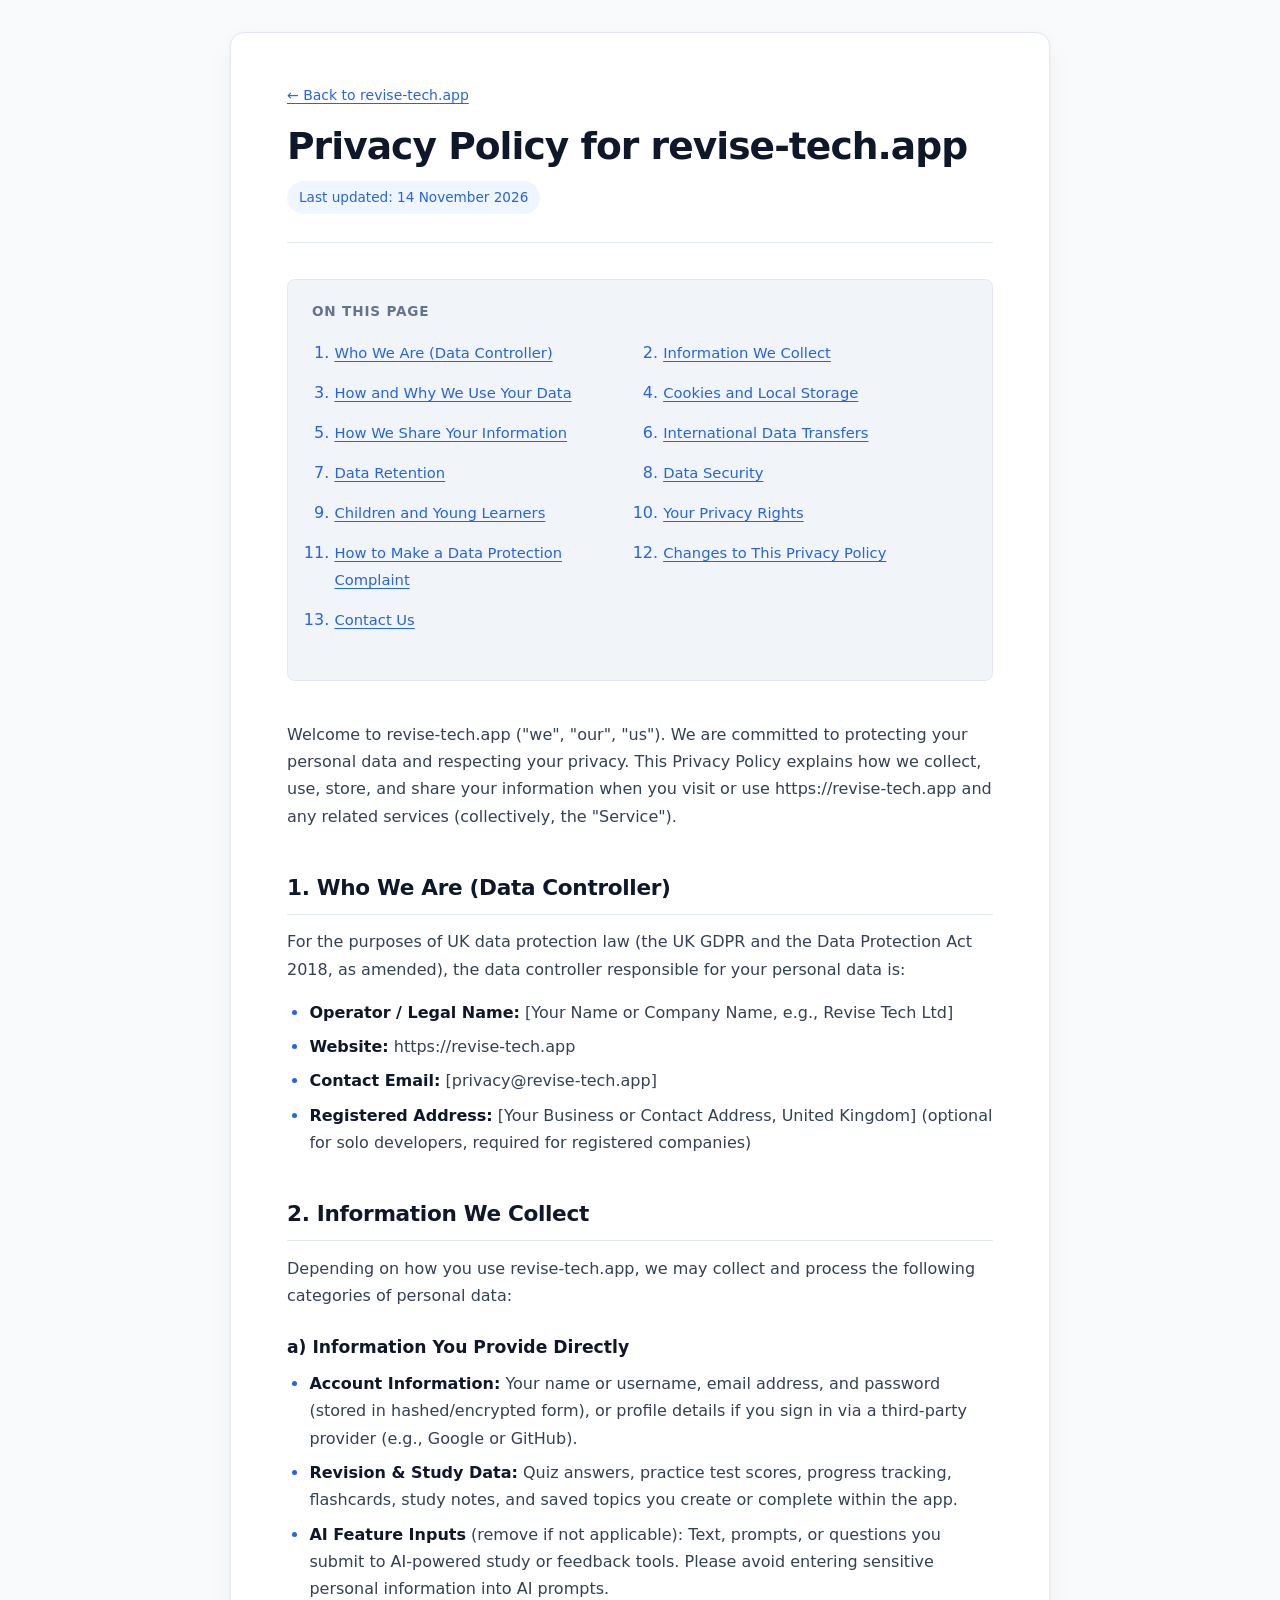
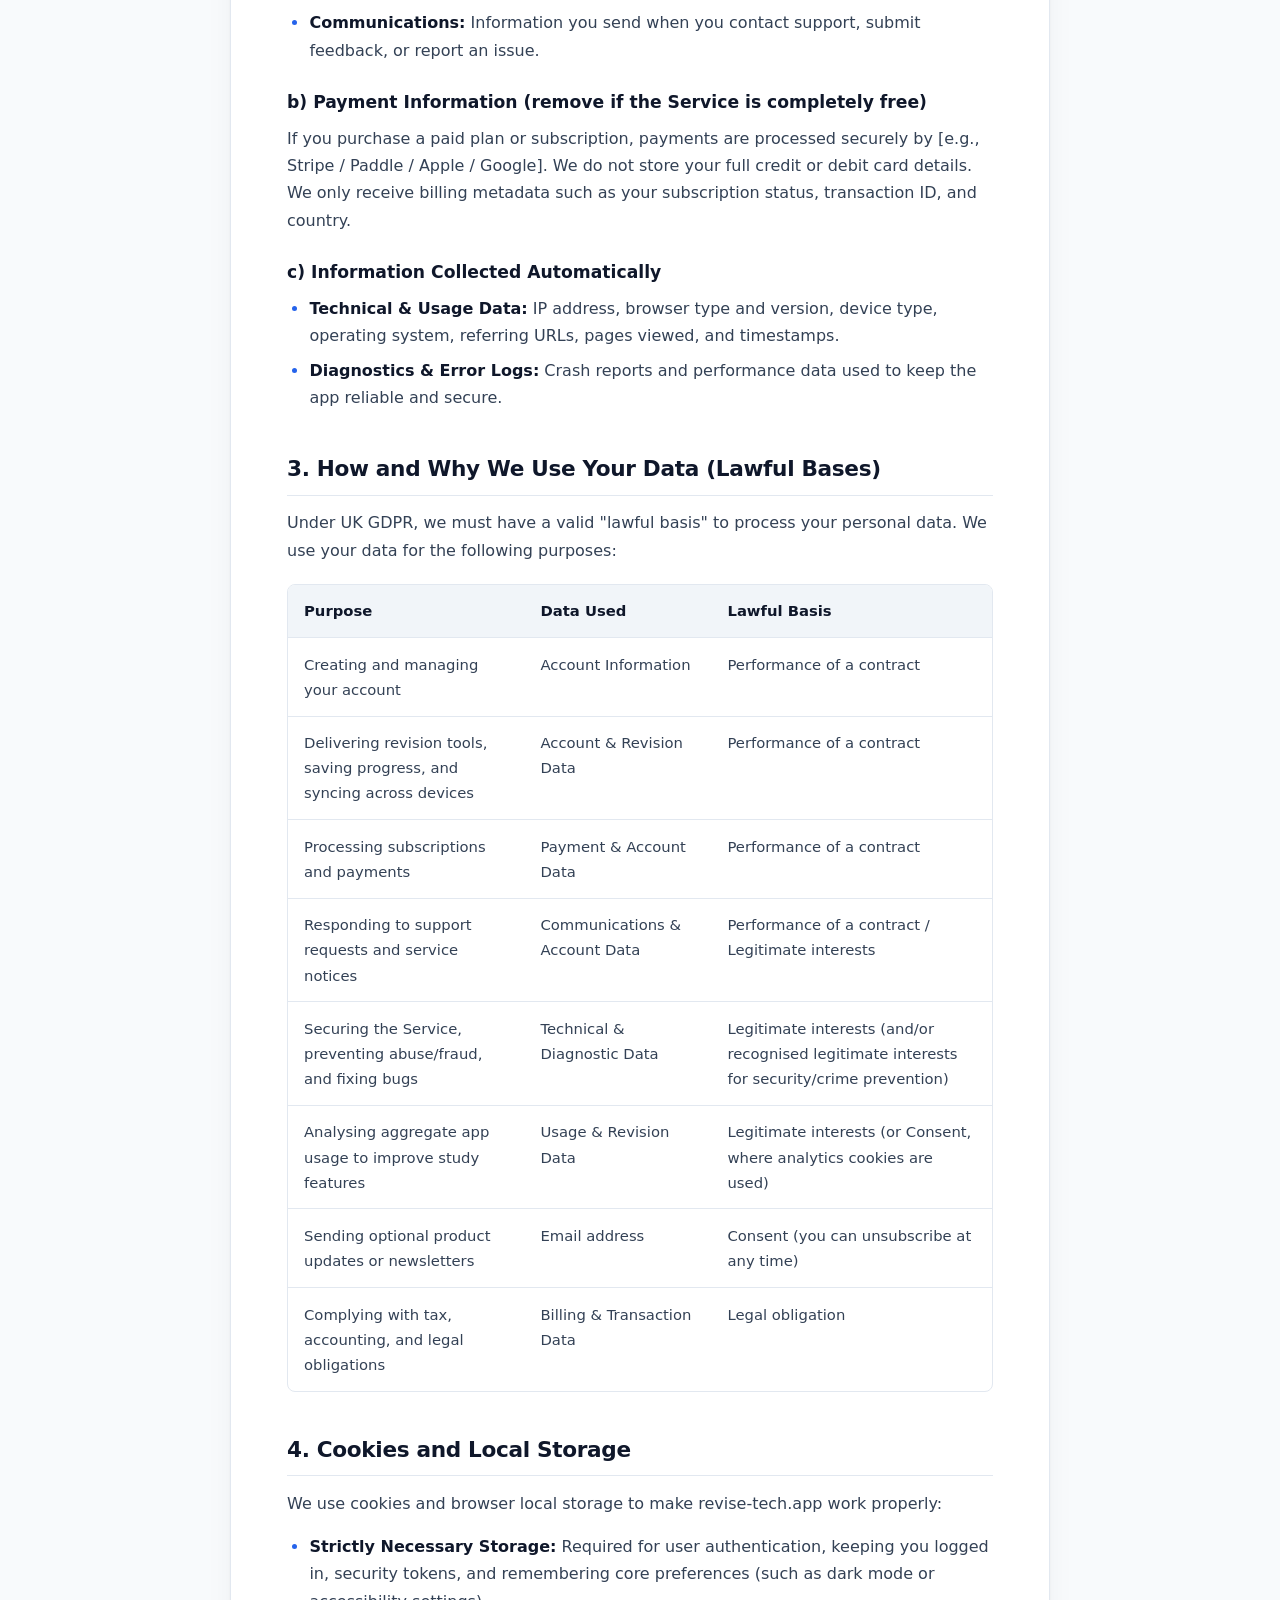
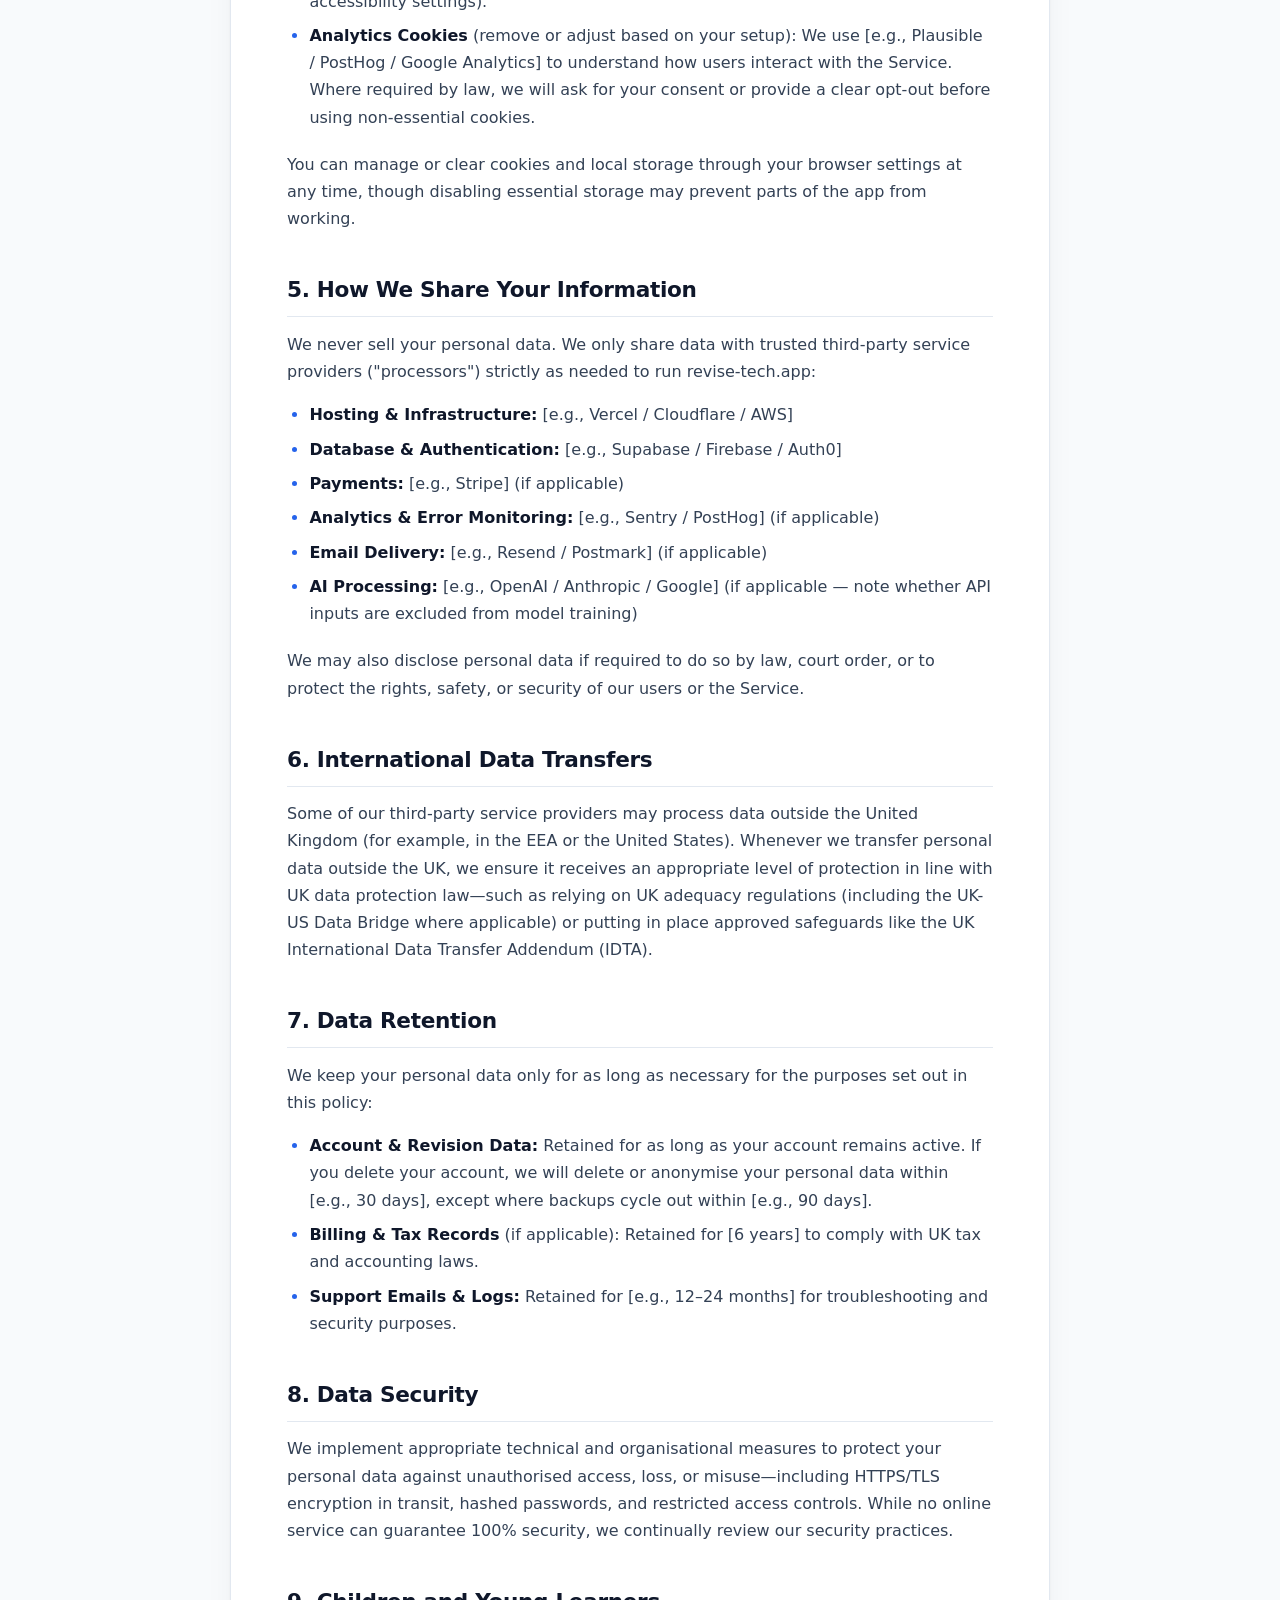
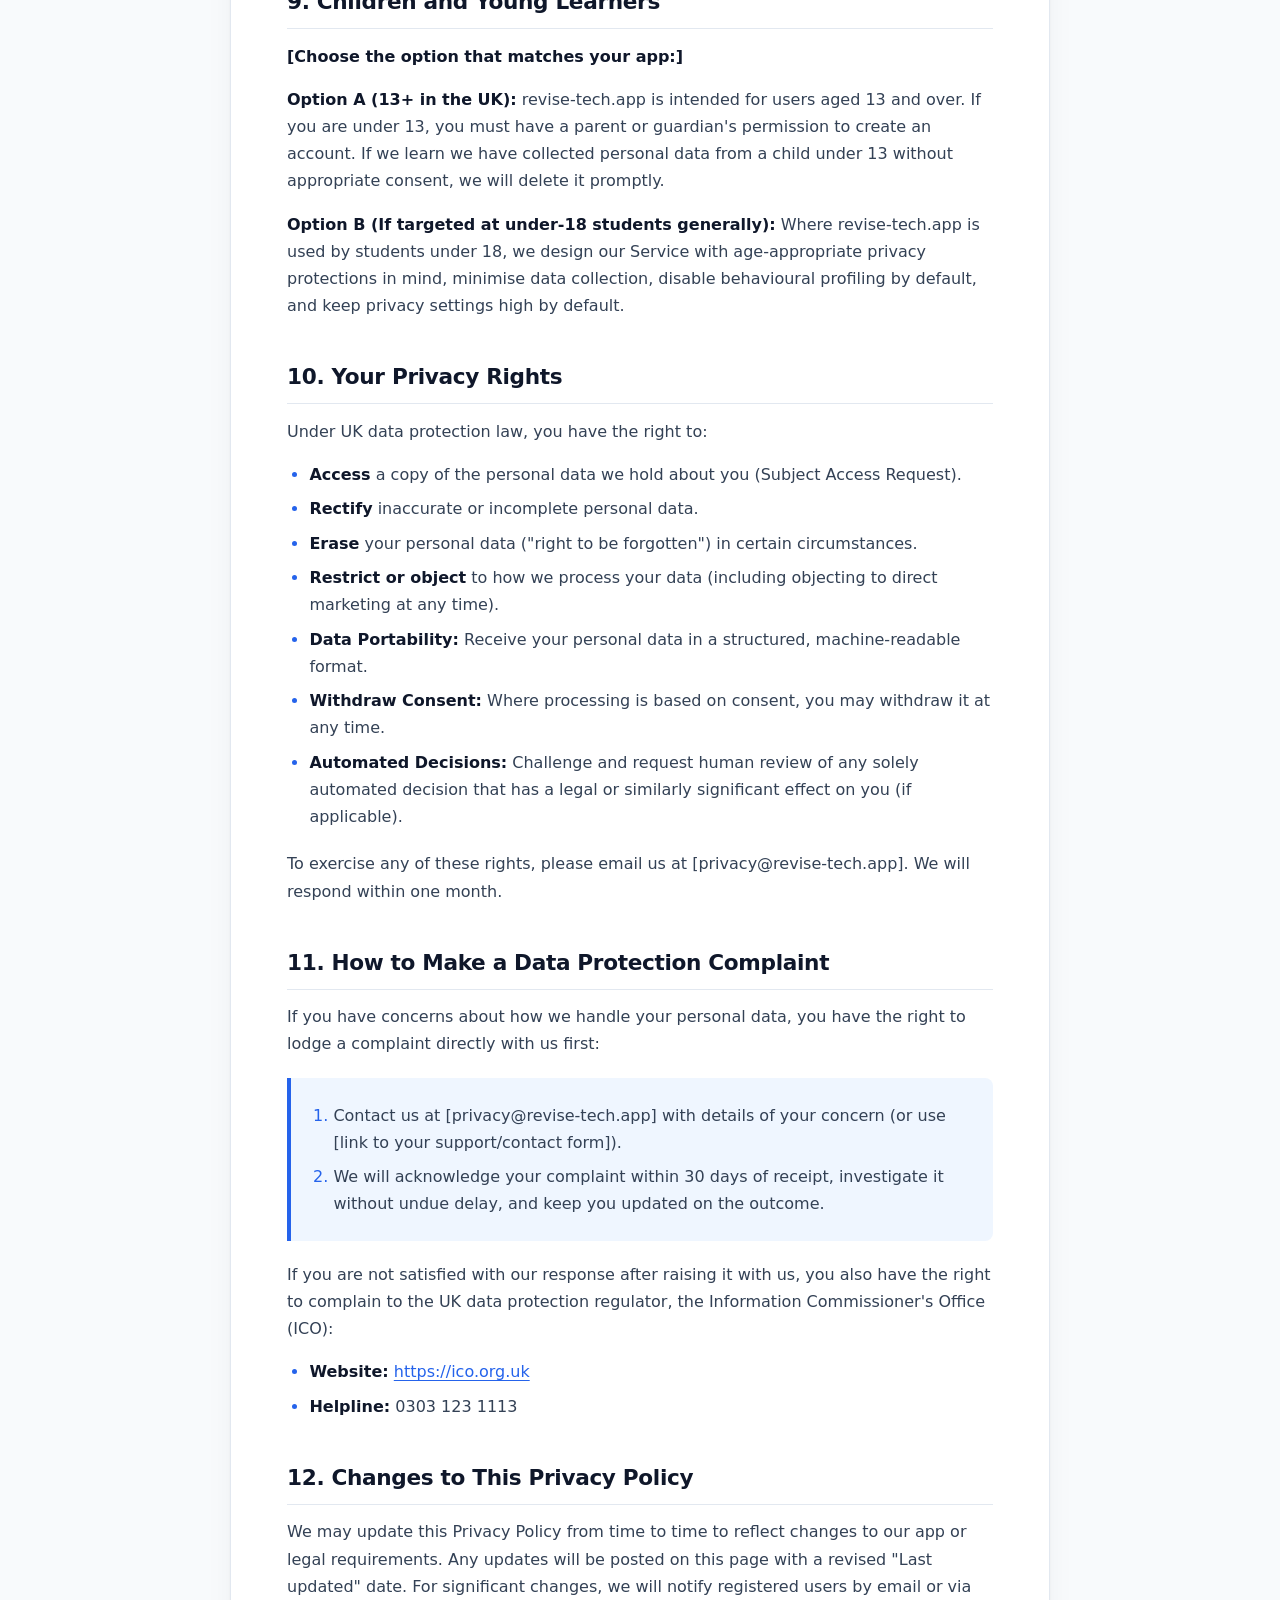
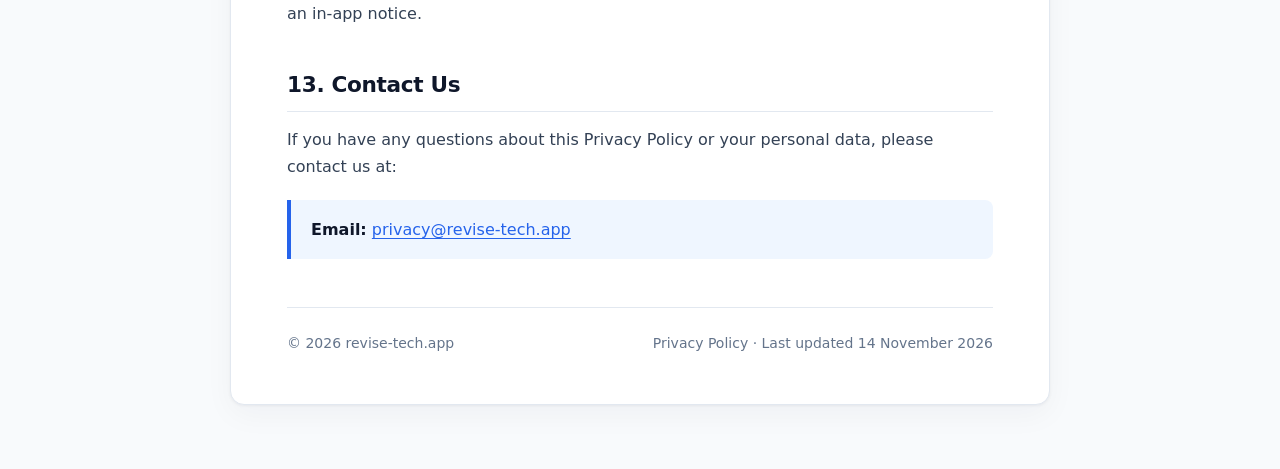
<file: policy.html>
<!DOCTYPE html>
<html lang="en">
<head>
  <meta charset="UTF-8">
  <meta name="viewport" content="width=device-width, initial-scale=1.0">
  <title>Privacy Policy · revise-tech.app</title>
  <style>
    /* ==========================================================================
       revise-tech.app — Privacy Policy Stylesheet
       ========================================================================== */

    :root {
      --bg-page: #f8fafc;
      --bg-surface: #ffffff;
      --bg-subtle: #f1f5f9;
      --bg-accent-soft: #eff6ff;

      --text-primary: #0f172a;
      --text-secondary: #334155;
      --text-muted: #64748b;

      --border-color: #e2e8f0;
      --accent: #2563eb;
      --accent-hover: #1d4ed8;

      --radius-md: 8px;
      --radius-lg: 14px;
      --shadow-card: 0 1px 3px rgba(15, 23, 42, 0.05), 0 10px 30px rgba(15, 23, 42, 0.04);

      --font-sans: system-ui, -apple-system, BlinkMacSystemFont, "Segoe UI", Roboto,
        "Helvetica Neue", Arial, sans-serif;
      --font-mono: ui-monospace, SFMono-Regular, Menlo, Monaco, Consolas, monospace;
    }

    /* Automatic Dark Mode */
    @media (prefers-color-scheme: dark) {
      :root {
        --bg-page: #0b1120;
        --bg-surface: #111827;
        --bg-subtle: #1e293b;
        --bg-accent-soft: rgba(59, 130, 246, 0.12);

        --text-primary: #f8fafc;
        --text-secondary: #cbd5e1;
        --text-muted: #94a3b8;

        --border-color: #1e293b;
        --accent: #60a5fa;
        --accent-hover: #93c5fd;

        --shadow-card: 0 10px 30px rgba(0, 0, 0, 0.35);
      }
    }

    /* Base Reset */
    *,
    *::before,
    *::after {
      box-sizing: border-box;
    }

    html {
      scroll-behavior: smooth;
      -webkit-text-size-adjust: 100%;
    }

    body {
      margin: 0;
      padding: 2rem 1rem 4rem;
      font-family: var(--font-sans);
      font-size: 1rem;
      line-height: 1.7;
      color: var(--text-secondary);
      background-color: var(--bg-page);
      -webkit-font-smoothing: antialiased;
    }

    /* Main Page Card */
    .privacy-container {
      max-width: 820px;
      margin: 0 auto;
      background-color: var(--bg-surface);
      border: 1px solid var(--border-color);
      border-radius: var(--radius-lg);
      box-shadow: var(--shadow-card);
      padding: 3rem 3.5rem;
    }

    /* Header */
    .privacy-header {
      padding-bottom: 1.75rem;
      margin-bottom: 2.25rem;
      border-bottom: 1px solid var(--border-color);
    }

    .privacy-back-link {
      display: inline-flex;
      align-items: center;
      gap: 0.4rem;
      font-size: 0.875rem;
      font-weight: 500;
      color: var(--text-muted);
      text-decoration: none;
      margin-bottom: 1rem;
      transition: color 0.15s ease;
    }

    .privacy-back-link:hover {
      color: var(--accent);
    }

    .privacy-header h1 {
      margin: 0 0 0.75rem;
      font-size: clamp(1.75rem, 3.5vw, 2.35rem);
      font-weight: 750;
      line-height: 1.2;
      letter-spacing: -0.025em;
      color: var(--text-primary);
    }

    .privacy-meta {
      display: inline-flex;
      align-items: center;
      gap: 0.5rem;
      font-size: 0.85rem;
      font-weight: 500;
      color: var(--accent);
      background-color: var(--bg-accent-soft);
      padding: 0.3rem 0.75rem;
      border-radius: 999px;
    }

    /* Quick Table of Contents (Optional) */
    .privacy-toc {
      background-color: var(--bg-subtle);
      border: 1px solid var(--border-color);
      border-radius: var(--radius-md);
      padding: 1.25rem 1.5rem;
      margin: 1.75rem 0 2.5rem;
    }

    .privacy-toc-title {
      margin: 0 0 0.75rem;
      font-size: 0.85rem;
      font-weight: 700;
      text-transform: uppercase;
      letter-spacing: 0.06em;
      color: var(--text-muted);
    }

    .privacy-toc ol {
      margin: 0;
      padding-left: 1.25rem;
      display: grid;
      grid-template-columns: repeat(auto-fit, minmax(220px, 1fr));
      gap: 0.35rem 1.5rem;
    }

    .privacy-toc a {
      font-size: 0.92rem;
      text-decoration: none;
    }

    .privacy-toc a:hover {
      text-decoration: underline;
    }

    /* Headings */
    .privacy-container section {
      margin-top: 2.5rem;
      scroll-margin-top: 1.5rem;
    }

    .privacy-container h2 {
      margin: 2.5rem 0 0.85rem;
      padding-bottom: 0.45rem;
      border-bottom: 1px solid var(--border-color);
      font-size: 1.35rem;
      font-weight: 700;
      letter-spacing: -0.015em;
      color: var(--text-primary);
      scroll-margin-top: 1.5rem;
    }

    .privacy-container h3 {
      margin: 1.5rem 0 0.5rem;
      font-size: 1.075rem;
      font-weight: 650;
      color: var(--text-primary);
    }

    /* Paragraphs, Lists & Links */
    .privacy-container p {
      margin: 0 0 1rem;
    }

    .privacy-container ul,
    .privacy-container ol {
      margin: 0.5rem 0 1.25rem;
      padding-left: 1.4rem;
    }

    .privacy-container li {
      margin-bottom: 0.45rem;
    }

    .privacy-container li::marker {
      color: var(--accent);
    }

    .privacy-container strong {
      color: var(--text-primary);
      font-weight: 600;
    }

    .privacy-container a {
      color: var(--accent);
      text-decoration: underline;
      text-underline-offset: 3px;
      text-decoration-thickness: 1px;
    }

    .privacy-container a:hover {
      color: var(--accent-hover);
    }

    .privacy-container code {
      font-family: var(--font-mono);
      font-size: 0.88em;
      background-color: var(--bg-subtle);
      padding: 0.15em 0.4em;
      border-radius: 4px;
    }

    /* Callout Box (e.g. for Complaints or Contact Info) */
    .privacy-callout {
      background-color: var(--bg-accent-soft);
      border-left: 4px solid var(--accent);
      border-radius: 0 var(--radius-md) var(--radius-md) 0;
      padding: 1rem 1.25rem;
      margin: 1.25rem 0;
    }

    .privacy-callout p:last-child,
    .privacy-callout ol:last-child,
    .privacy-callout ul:last-child {
      margin-bottom: 0;
    }

    /* Responsive Data Table */
    .table-wrapper {
      width: 100%;
      overflow-x: auto;
      margin: 1.25rem 0 1.75rem;
      border: 1px solid var(--border-color);
      border-radius: var(--radius-md);
    }

    .privacy-container table {
      width: 100%;
      min-width: 560px;
      border-collapse: collapse;
      font-size: 0.925rem;
      text-align: left;
    }

    .privacy-container thead {
      background-color: var(--bg-subtle);
    }

    .privacy-container th {
      padding: 0.85rem 1rem;
      font-weight: 650;
      color: var(--text-primary);
      border-bottom: 1px solid var(--border-color);
    }

    .privacy-container td {
      padding: 0.85rem 1rem;
      vertical-align: top;
      border-bottom: 1px solid var(--border-color);
    }

    .privacy-container tbody tr:last-child td {
      border-bottom: none;
    }

    .privacy-container tbody tr:hover {
      background-color: var(--bg-subtle);
    }

    /* Footer */
    .privacy-footer {
      margin-top: 3rem;
      padding-top: 1.5rem;
      border-top: 1px solid var(--border-color);
      font-size: 0.875rem;
      color: var(--text-muted);
      display: flex;
      flex-wrap: wrap;
      justify-content: space-between;
      gap: 0.75rem;
    }

    /* Mobile Adjustments */
    @media (max-width: 640px) {
      body {
        padding: 0.75rem 0.5rem 2.5rem;
      }

      .privacy-container {
        padding: 1.75rem 1.25rem;
        border-radius: var(--radius-md);
      }

      .privacy-container h2 {
        font-size: 1.2rem;
      }
    }

    /* Print Styles */
    @media print {
      body {
        background: #ffffff;
        color: #000000;
        padding: 0;
      }

      .privacy-container {
        max-width: 100%;
        box-shadow: none;
        border: none;
        padding: 0;
      }

      .privacy-back-link,
      .privacy-toc {
        display: none;
      }

      a {
        color: #000000;
        text-decoration: none;
      }
    }
  </style>
</head>
<body>
  <div class="privacy-container">
    <!-- Header -->
    <header class="privacy-header">
      <a class="privacy-back-link" href="/">← Back to revise-tech.app</a>
      <h1>Privacy Policy for revise-tech.app</h1>
      <span class="privacy-meta">Last updated: 14 November 2026</span>
    </header>

    <!-- Quick Table of Contents -->
    <nav class="privacy-toc" aria-label="Table of contents">
      <p class="privacy-toc-title">On this page</p>
      <ol>
        <li><a href="#who-we-are">Who We Are (Data Controller)</a></li>
        <li><a href="#information-we-collect">Information We Collect</a></li>
        <li><a href="#how-we-use">How and Why We Use Your Data</a></li>
        <li><a href="#cookies">Cookies and Local Storage</a></li>
        <li><a href="#sharing">How We Share Your Information</a></li>
        <li><a href="#international-transfers">International Data Transfers</a></li>
        <li><a href="#retention">Data Retention</a></li>
        <li><a href="#security">Data Security</a></li>
        <li><a href="#children">Children and Young Learners</a></li>
        <li><a href="#rights">Your Privacy Rights</a></li>
        <li><a href="#complaints">How to Make a Data Protection Complaint</a></li>
        <li><a href="#changes">Changes to This Privacy Policy</a></li>
        <li><a href="#contact">Contact Us</a></li>
      </ol>
    </nav>

    <p>Welcome to revise-tech.app ("we", "our", "us"). We are committed to protecting your personal data and respecting your privacy. This Privacy Policy explains how we collect, use, store, and share your information when you visit or use https://revise-tech.app and any related services (collectively, the "Service").</p>

    <!-- 1. Who We Are -->
    <section id="who-we-are">
      <h2>1. Who We Are (Data Controller)</h2>
      <p>For the purposes of UK data protection law (the UK GDPR and the Data Protection Act 2018, as amended), the data controller responsible for your personal data is:</p>
      <ul>
        <li><strong>Operator / Legal Name:</strong> [Your Name or Company Name, e.g., Revise Tech Ltd]</li>
        <li><strong>Website:</strong> https://revise-tech.app</li>
        <li><strong>Contact Email:</strong> [privacy@revise-tech.app]</li>
        <li><strong>Registered Address:</strong> [Your Business or Contact Address, United Kingdom] (optional for solo developers, required for registered companies)</li>
      </ul>
    </section>

    <!-- 2. Information We Collect -->
    <section id="information-we-collect">
      <h2>2. Information We Collect</h2>
      <p>Depending on how you use revise-tech.app, we may collect and process the following categories of personal data:</p>

      <h3>a) Information You Provide Directly</h3>
      <ul>
        <li><strong>Account Information:</strong> Your name or username, email address, and password (stored in hashed/encrypted form), or profile details if you sign in via a third-party provider (e.g., Google or GitHub).</li>
        <li><strong>Revision &amp; Study Data:</strong> Quiz answers, practice test scores, progress tracking, flashcards, study notes, and saved topics you create or complete within the app.</li>
        <li><strong>AI Feature Inputs</strong> (remove if not applicable): Text, prompts, or questions you submit to AI-powered study or feedback tools. Please avoid entering sensitive personal information into AI prompts.</li>
        <li><strong>Communications:</strong> Information you send when you contact support, submit feedback, or report an issue.</li>
      </ul>

      <h3>b) Payment Information (remove if the Service is completely free)</h3>
      <p>If you purchase a paid plan or subscription, payments are processed securely by [e.g., Stripe / Paddle / Apple / Google]. We do not store your full credit or debit card details. We only receive billing metadata such as your subscription status, transaction ID, and country.</p>

      <h3>c) Information Collected Automatically</h3>
      <ul>
        <li><strong>Technical &amp; Usage Data:</strong> IP address, browser type and version, device type, operating system, referring URLs, pages viewed, and timestamps.</li>
        <li><strong>Diagnostics &amp; Error Logs:</strong> Crash reports and performance data used to keep the app reliable and secure.</li>
      </ul>
    </section>

    <!-- 3. How and Why We Use Your Data -->
    <section id="how-we-use">
      <h2>3. How and Why We Use Your Data (Lawful Bases)</h2>
      <p>Under UK GDPR, we must have a valid "lawful basis" to process your personal data. We use your data for the following purposes:</p>

      <div class="table-wrapper">
        <table>
          <thead>
            <tr>
              <th>Purpose</th>
              <th>Data Used</th>
              <th>Lawful Basis</th>
            </tr>
          </thead>
          <tbody>
            <tr>
              <td>Creating and managing your account</td>
              <td>Account Information</td>
              <td>Performance of a contract</td>
            </tr>
            <tr>
              <td>Delivering revision tools, saving progress, and syncing across devices</td>
              <td>Account &amp; Revision Data</td>
              <td>Performance of a contract</td>
            </tr>
            <tr>
              <td>Processing subscriptions and payments</td>
              <td>Payment &amp; Account Data</td>
              <td>Performance of a contract</td>
            </tr>
            <tr>
              <td>Responding to support requests and service notices</td>
              <td>Communications &amp; Account Data</td>
              <td>Performance of a contract / Legitimate interests</td>
            </tr>
            <tr>
              <td>Securing the Service, preventing abuse/fraud, and fixing bugs</td>
              <td>Technical &amp; Diagnostic Data</td>
              <td>Legitimate interests (and/or recognised legitimate interests for security/crime prevention)</td>
            </tr>
            <tr>
              <td>Analysing aggregate app usage to improve study features</td>
              <td>Usage &amp; Revision Data</td>
              <td>Legitimate interests (or Consent, where analytics cookies are used)</td>
            </tr>
            <tr>
              <td>Sending optional product updates or newsletters</td>
              <td>Email address</td>
              <td>Consent (you can unsubscribe at any time)</td>
            </tr>
            <tr>
              <td>Complying with tax, accounting, and legal obligations</td>
              <td>Billing &amp; Transaction Data</td>
              <td>Legal obligation</td>
            </tr>
          </tbody>
        </table>
      </div>
    </section>

    <!-- 4. Cookies and Local Storage -->
    <section id="cookies">
      <h2>4. Cookies and Local Storage</h2>
      <p>We use cookies and browser local storage to make revise-tech.app work properly:</p>
      <ul>
        <li><strong>Strictly Necessary Storage:</strong> Required for user authentication, keeping you logged in, security tokens, and remembering core preferences (such as dark mode or accessibility settings).</li>
        <li><strong>Analytics Cookies</strong> (remove or adjust based on your setup): We use [e.g., Plausible / PostHog / Google Analytics] to understand how users interact with the Service. Where required by law, we will ask for your consent or provide a clear opt-out before using non-essential cookies.</li>
      </ul>
      <p>You can manage or clear cookies and local storage through your browser settings at any time, though disabling essential storage may prevent parts of the app from working.</p>
    </section>

    <!-- 5. How We Share Your Information -->
    <section id="sharing">
      <h2>5. How We Share Your Information</h2>
      <p>We never sell your personal data. We only share data with trusted third-party service providers ("processors") strictly as needed to run revise-tech.app:</p>
      <ul>
        <li><strong>Hosting &amp; Infrastructure:</strong> [e.g., Vercel / Cloudflare / AWS]</li>
        <li><strong>Database &amp; Authentication:</strong> [e.g., Supabase / Firebase / Auth0]</li>
        <li><strong>Payments:</strong> [e.g., Stripe] (if applicable)</li>
        <li><strong>Analytics &amp; Error Monitoring:</strong> [e.g., Sentry / PostHog] (if applicable)</li>
        <li><strong>Email Delivery:</strong> [e.g., Resend / Postmark] (if applicable)</li>
        <li><strong>AI Processing:</strong> [e.g., OpenAI / Anthropic / Google] (if applicable — note whether API inputs are excluded from model training)</li>
      </ul>
      <p>We may also disclose personal data if required to do so by law, court order, or to protect the rights, safety, or security of our users or the Service.</p>
    </section>

    <!-- 6. International Data Transfers -->
    <section id="international-transfers">
      <h2>6. International Data Transfers</h2>
      <p>Some of our third-party service providers may process data outside the United Kingdom (for example, in the EEA or the United States). Whenever we transfer personal data outside the UK, we ensure it receives an appropriate level of protection in line with UK data protection law—such as relying on UK adequacy regulations (including the UK-US Data Bridge where applicable) or putting in place approved safeguards like the UK International Data Transfer Addendum (IDTA).</p>
    </section>

    <!-- 7. Data Retention -->
    <section id="retention">
      <h2>7. Data Retention</h2>
      <p>We keep your personal data only for as long as necessary for the purposes set out in this policy:</p>
      <ul>
        <li><strong>Account &amp; Revision Data:</strong> Retained for as long as your account remains active. If you delete your account, we will delete or anonymise your personal data within [e.g., 30 days], except where backups cycle out within [e.g., 90 days].</li>
        <li><strong>Billing &amp; Tax Records</strong> (if applicable): Retained for [6 years] to comply with UK tax and accounting laws.</li>
        <li><strong>Support Emails &amp; Logs:</strong> Retained for [e.g., 12–24 months] for troubleshooting and security purposes.</li>
      </ul>
    </section>

    <!-- 8. Data Security -->
    <section id="security">
      <h2>8. Data Security</h2>
      <p>We implement appropriate technical and organisational measures to protect your personal data against unauthorised access, loss, or misuse—including HTTPS/TLS encryption in transit, hashed passwords, and restricted access controls. While no online service can guarantee 100% security, we continually review our security practices.</p>
    </section>

    <!-- 9. Children and Young Learners -->
    <section id="children">
      <h2>9. Children and Young Learners</h2>
      <p><strong>[Choose the option that matches your app:]</strong></p>
      <p><strong>Option A (13+ in the UK):</strong> revise-tech.app is intended for users aged 13 and over. If you are under 13, you must have a parent or guardian's permission to create an account. If we learn we have collected personal data from a child under 13 without appropriate consent, we will delete it promptly.</p>
      <p><strong>Option B (If targeted at under-18 students generally):</strong> Where revise-tech.app is used by students under 18, we design our Service with age-appropriate privacy protections in mind, minimise data collection, disable behavioural profiling by default, and keep privacy settings high by default.</p>
    </section>

    <!-- 10. Your Privacy Rights -->
    <section id="rights">
      <h2>10. Your Privacy Rights</h2>
      <p>Under UK data protection law, you have the right to:</p>
      <ul>
        <li><strong>Access</strong> a copy of the personal data we hold about you (Subject Access Request).</li>
        <li><strong>Rectify</strong> inaccurate or incomplete personal data.</li>
        <li><strong>Erase</strong> your personal data ("right to be forgotten") in certain circumstances.</li>
        <li><strong>Restrict or object</strong> to how we process your data (including objecting to direct marketing at any time).</li>
        <li><strong>Data Portability:</strong> Receive your personal data in a structured, machine-readable format.</li>
        <li><strong>Withdraw Consent:</strong> Where processing is based on consent, you may withdraw it at any time.</li>
        <li><strong>Automated Decisions:</strong> Challenge and request human review of any solely automated decision that has a legal or similarly significant effect on you (if applicable).</li>
      </ul>
      <p>To exercise any of these rights, please email us at [privacy@revise-tech.app]. We will respond within one month.</p>
    </section>

    <!-- 11. How to Make a Data Protection Complaint -->
    <section id="complaints">
      <h2>11. How to Make a Data Protection Complaint</h2>
      <p>If you have concerns about how we handle your personal data, you have the right to lodge a complaint directly with us first:</p>
      <div class="privacy-callout">
        <ol>
          <li>Contact us at [privacy@revise-tech.app] with details of your concern (or use [link to your support/contact form]).</li>
          <li>We will acknowledge your complaint within 30 days of receipt, investigate it without undue delay, and keep you updated on the outcome.</li>
        </ol>
      </div>
      <p>If you are not satisfied with our response after raising it with us, you also have the right to complain to the UK data protection regulator, the Information Commissioner's Office (ICO):</p>
      <ul>
        <li><strong>Website:</strong> <a href="https://ico.org.uk" target="_blank" rel="noopener noreferrer">https://ico.org.uk</a></li>
        <li><strong>Helpline:</strong> 0303 123 1113</li>
      </ul>
    </section>

    <!-- 12. Changes to This Privacy Policy -->
    <section id="changes">
      <h2>12. Changes to This Privacy Policy</h2>
      <p>We may update this Privacy Policy from time to time to reflect changes to our app or legal requirements. Any updates will be posted on this page with a revised "Last updated" date. For significant changes, we will notify registered users by email or via an in-app notice.</p>
    </section>

    <!-- 13. Contact Us -->
    <section id="contact">
      <h2>13. Contact Us</h2>
      <p>If you have any questions about this Privacy Policy or your personal data, please contact us at:</p>
      <div class="privacy-callout">
        <p><strong>Email:</strong> <a href="mailto:privacy@revise-tech.app">privacy@revise-tech.app</a></p>
      </div>
    </section>

    <!-- Footer -->
    <footer class="privacy-footer">
      <span>© 2026 revise-tech.app</span>
      <span>Privacy Policy · Last updated 14 November 2026</span>
    </footer>
  </div>
</body>
</html>
</file>
<file: index.css>
@import url('https://fonts.googleapis.com/css2?family=Plus+Jakarta+Sans:wght@300;400;500;600;700&family=Space+Grotesk:wght@400;500;600;700&display=swap');

:root {
  --bg-color: #ffffff;
  --text-color: #000000;
  --border-color: #000000;
  --color-blue: #1b43eb;
  --color-yellow: #ffc800;
  --color-red: #e62217;
  --color-purple: #7c3aed;
  --color-white: #ffffff;
  --color-grey: #f4f4f5;
  --color-dark-grey: #18181b;

  --border-width: 2.5px;
  --neo-shadow: 5px 5px 0px #000000;
  --neo-shadow-hover: 9px 9px 0px #000000;

  --font-heading: 'Space Grotesk', system-ui, -apple-system, sans-serif;
  --font-body: 'Plus Jakarta Sans', system-ui, -apple-system, sans-serif;

  --transition: all 0.2s cubic-bezier(0.16, 1, 0.3, 1);
}

* {
  margin: 0;
  padding: 0;
  box-sizing: border-box;
}

::selection {
  background-color: var(--color-yellow);
  color: var(--text-color);
}

::-webkit-scrollbar { width: 12px; }
::-webkit-scrollbar-track {
  background: var(--color-white);
  border-left: var(--border-width) solid var(--border-color);
}
::-webkit-scrollbar-thumb {
  background: var(--text-color);
  border: 3px solid var(--color-white);
  border-radius: 6px;
}
::-webkit-scrollbar-thumb:hover { background: var(--color-blue); }

body {
  font-family: var(--font-body);
  background-color: var(--bg-color);
  color: var(--text-color);
  line-height: 1.6;
  overflow-x: hidden;
}

.container {
  max-width: 1280px;
  margin: 0 auto;
  padding: 0 1.5rem;
}

/* Neo-Brutalist Components */
.neo-border { border: var(--border-width) solid var(--border-color); }

.neo-box {
  background: var(--color-white);
  border: var(--border-width) solid var(--border-color);
  box-shadow: var(--neo-shadow);
  transition: var(--transition);
  padding: 1.5rem;
}
.neo-box:hover {
  transform: translate(-4px, -4px);
  box-shadow: var(--neo-shadow-hover);
}

.bg-blue { background-color: var(--color-blue); color: var(--color-white); }
.bg-yellow { background-color: var(--color-yellow); color: var(--text-color); }
.bg-red { background-color: var(--color-red); color: var(--color-white); }
.bg-black { background-color: var(--text-color); color: var(--color-white); }
.bg-white { background-color: var(--color-white); color: var(--text-color); }

.text-blue { color: var(--color-blue); }
.text-yellow { color: var(--color-yellow); }
.text-red { color: var(--color-red); }

/* Buttons */
.neo-btn {
  display: inline-flex;
  align-items: center;
  justify-content: center;
  font-family: var(--font-heading);
  font-weight: 700;
  text-transform: uppercase;
  text-decoration: none;
  padding: 0.75rem 1.5rem;
  font-size: 0.9rem;
  letter-spacing: 0.05em;
  background-color: var(--color-white);
  color: var(--text-color);
  border: var(--border-width) solid var(--border-color);
  box-shadow: 4px 4px 0px #000000;
  cursor: pointer;
  transition: var(--transition);
}
.neo-btn:hover {
  transform: translate(-3px, -3px);
  box-shadow: 7px 7px 0px #000000;
}
.neo-btn:active {
  transform: translate(1px, 1px);
  box-shadow: 2px 2px 0px #000000;
}
.neo-btn-primary { background-color: var(--color-blue); color: var(--color-white); }
.neo-btn-primary:hover { background-color: #1435c2; }
.neo-btn-accent { background-color: var(--color-yellow); color: var(--text-color); }
.neo-btn-accent:hover { background-color: #e0b000; }
.neo-btn-danger { background-color: var(--color-red); color: var(--color-white); }
.neo-btn-danger:hover { background-color: #c71b12; }

/* Navbar */
.navbar {
  border-bottom: var(--border-width) solid var(--border-color);
  background: var(--color-white);
  position: sticky;
  top: 0;
  z-index: 100;
}
.nav-container {
  display: flex;
  justify-content: space-between;
  align-items: stretch;
  height: 80px;
}
.nav-brand {
  display: flex;
  align-items: center;
  padding-right: 2rem;
  border-right: var(--border-width) solid var(--border-color);
  text-decoration: none;
  color: var(--text-color);
}
.brand-icon {
  width: 48px;
  height: 48px;
  background-color: var(--color-red);
  color: var(--color-white);
  border: var(--border-width) solid var(--border-color);
  display: flex;
  align-items: center;
  justify-content: center;
  font-family: var(--font-heading);
  font-weight: 700;
  font-size: 1.5rem;
  margin-right: 1rem;
  box-shadow: 3px 3px 0px #000000;
}
.brand-details h1 {
  font-family: var(--font-heading);
  font-size: 1.3rem;
  font-weight: 700;
  letter-spacing: -0.01em;
  line-height: 1.1;
  text-transform: uppercase;
}
.brand-details p {
  font-size: 0.7rem;
  color: #52525b;
  font-weight: 500;
}
.nav-menu {
  display: flex;
  align-items: center;
  list-style: none;
}
.nav-item {
  display: flex;
  align-items: center;
  height: 100%;
}
.nav-link {
  font-family: var(--font-heading);
  font-weight: 600;
  font-size: 0.9rem;
  text-transform: uppercase;
  text-decoration: none;
  color: var(--text-color);
  padding: 0 1.5rem;
  height: 100%;
  display: flex;
  align-items: center;
  border-right: var(--border-width) solid var(--border-color);
  transition: var(--transition);
}
.nav-link:hover { background-color: var(--color-yellow); }
.nav-actions {
  display: flex;
  align-items: center;
  gap: 1rem;
  padding-left: 2rem;
}

.nav-toggle {
  display: none;
  background: none;
  border: none;
  border-left: var(--border-width) solid var(--border-color);
  padding: 0 1.5rem;
  cursor: pointer;
}
.nav-toggle span {
  display: block;
  width: 25px;
  height: 3px;
  background: var(--text-color);
  margin: 5px 0;
  transition: 0.3s;
}

/* Hero */
.hero-section {
  padding: 4rem 0;
  border-bottom: var(--border-width) solid var(--border-color);
}
.hero-grid-layout {
  display: grid;
  grid-template-columns: 1.2fr 0.8fr;
  gap: 3rem;
  align-items: center;
}
.hero-tag {
  display: inline-flex;
  align-items: center;
  gap: 0.5rem;
  font-family: var(--font-heading);
  font-weight: 700;
  text-transform: uppercase;
  font-size: 0.75rem;
  padding: 0.4rem 0.8rem;
  border: var(--border-width) solid var(--border-color);
  background-color: var(--color-yellow);
  box-shadow: 2px 2px 0px #000000;
  margin-bottom: 1.5rem;
}
.hero-tag span {
  width: 8px;
  height: 8px;
  border-radius: 50%;
  background-color: var(--color-red);
  border: 1px solid #000000;
  display: inline-block;
  animation: pulse-dot 1.5s infinite;
}
@keyframes pulse-dot {
  0% { transform: scale(1); opacity: 1; }
  50% { transform: scale(1.3); opacity: 0.4; }
  100% { transform: scale(1); opacity: 1; }
}
.hero-title-text {
  font-family: var(--font-heading);
  font-size: clamp(2.5rem, 5vw, 4rem);
  font-weight: 700;
  line-height: 1.05;
  letter-spacing: -0.02em;
  margin-bottom: 1.5rem;
  text-transform: uppercase;
}
.hero-title-text .highlight-blue {
  background-color: var(--color-blue);
  color: var(--color-white);
  padding: 0.1rem 0.5rem;
  display: inline-block;
  transform: rotate(-1deg);
  border: var(--border-width) solid var(--border-color);
}
.hero-title-text .highlight-red {
  color: var(--color-red);
  position: relative;
  display: inline-block;
}
.hero-title-text .highlight-red::after {
  content: '';
  position: absolute;
  bottom: 0;
  left: 0;
  width: 100%;
  height: 8px;
  background-color: var(--color-yellow);
  z-index: -1;
}
.hero-description {
  font-size: 1.1rem;
  color: #3f3f46;
  margin-bottom: 2rem;
  max-width: 600px;
}
.hero-bullets {
  display: flex;
  flex-wrap: wrap;
  gap: 1rem;
  margin-bottom: 2.5rem;
}
.hero-bullet-card {
  padding: 0.5rem 1rem;
  border: 2px solid var(--border-color);
  font-weight: 600;
  font-size: 0.85rem;
  text-transform: uppercase;
  background-color: var(--color-white);
}
.hero-actions-container {
  display: flex;
  flex-wrap: wrap;
  gap: 1.25rem;
}

/* Mondrian */
.mondrian-board {
  display: grid;
  grid-template-columns: repeat(4, 1fr);
  grid-template-rows: repeat(4, 1fr);
  height: 480px;
  background: var(--border-color);
  border: var(--border-width) solid var(--border-color);
  box-shadow: 8px 8px 0px #000000;
  position: relative;
}
.mondrian-cell {
  background-color: var(--color-white);
  border: 1px solid var(--border-color);
  padding: 1.25rem;
  display: flex;
  flex-direction: column;
  justify-content: space-between;
  overflow: hidden;
  position: relative;
}
.mondrian-cell-1 { grid-column: 1 / 3; grid-row: 1 / 3; }
.mondrian-cell-2 { grid-column: 3 / 5; grid-row: 1 / 2; background-color: var(--color-red); color: white; }
.mondrian-cell-3 { grid-column: 3 / 4; grid-row: 2 / 4; background-color: var(--color-blue); color: white; }
.mondrian-cell-4 { grid-column: 4 / 5; grid-row: 2 / 3; background-color: var(--color-yellow); }
.mondrian-cell-5 { grid-column: 1 / 2; grid-row: 3 / 5; background-color: var(--text-color); color: white; }
.mondrian-cell-6 { grid-column: 2 / 3; grid-row: 3 / 4; }
.mondrian-cell-7 { grid-column: 2 / 4; grid-row: 4 / 5; }
.mondrian-cell-8 { grid-column: 4 / 5; grid-row: 3 / 5; }
.mondrian-number {
  font-family: var(--font-heading);
  font-size: 2.5rem;
  font-weight: 700;
  line-height: 1;
}
.mondrian-label {
  font-family: var(--font-heading);
  font-weight: 700;
  text-transform: uppercase;
  font-size: 0.75rem;
  letter-spacing: 0.05em;
  margin-top: 0.5rem;
}
.mondrian-desc {
  font-size: 0.75rem;
  opacity: 0.9;
  line-height: 1.3;
}

/* Section headers */
.section-header-block {
  display: flex;
  justify-content: space-between;
  align-items: flex-end;
  border-bottom: var(--border-width) solid var(--border-color);
  padding: 4rem 0 1.5rem;
  margin-bottom: 3rem;
  flex-wrap: wrap;
  gap: 1.5rem;
}
.section-subtitle-tag {
  font-family: var(--font-heading);
  font-weight: 700;
  text-transform: uppercase;
  font-size: 0.8rem;
  color: var(--color-red);
  margin-bottom: 0.5rem;
  display: block;
}
.section-main-title {
  font-family: var(--font-heading);
  font-size: 2.2rem;
  font-weight: 700;
  text-transform: uppercase;
  line-height: 1.1;
}
.section-header-desc {
  font-size: 1rem;
  color: #52525b;
  max-width: 450px;
}

/* Filters */
.filter-bar {
  display: flex;
  flex-wrap: wrap;
  gap: 0.75rem;
  margin-bottom: 2.5rem;
}
.filter-btn {
  font-family: var(--font-heading);
  font-weight: 700;
  text-transform: uppercase;
  font-size: 0.8rem;
  padding: 0.5rem 1.25rem;
  background-color: var(--color-white);
  border: var(--border-width) solid var(--border-color);
  cursor: pointer;
  box-shadow: 3px 3px 0px #000000;
  transition: var(--transition);
}
.filter-btn:hover {
  background-color: var(--color-yellow);
  transform: translate(-2px, -2px);
  box-shadow: 5px 5px 0px #000000;
}
.filter-btn.active {
  background-color: var(--color-blue);
  color: var(--color-white);
}

/* Portfolio grid */
.portfolio-container-grid {
  display: grid;
  grid-template-columns: repeat(auto-fill, minmax(350px, 1fr));
  gap: 2rem;
  margin-bottom: 4rem;
}
.project-neo-card {
  display: flex;
  flex-direction: column;
  background-color: var(--color-white);
  border: var(--border-width) solid var(--border-color);
  box-shadow: var(--neo-shadow);
  transition: var(--transition);
  height: 100%;
}
.project-neo-card:hover {
  transform: translate(-5px, -5px);
  box-shadow: var(--neo-shadow-hover);
}
.project-card-header {
  border-bottom: var(--border-width) solid var(--border-color);
  padding: 0.75rem 1.25rem;
  display: flex;
  justify-content: space-between;
  align-items: center;
  font-family: var(--font-heading);
  font-weight: 700;
  text-transform: uppercase;
  font-size: 0.75rem;
}
.project-card-header.header-ai { background-color: var(--color-blue); color: white; }
.project-card-header.header-fintech { background-color: var(--color-yellow); color: black; }
.project-card-header.header-saas { background-color: var(--color-red); color: white; }
.project-card-header.header-brands { background-color: var(--color-purple); color: white; }
.project-card-header.header-default { background-color: var(--text-color); color: white; }
.project-card-body {
  padding: 1.5rem;
  display: flex;
  flex-direction: column;
  flex-grow: 1;
}
.project-card-body h3 {
  font-family: var(--font-heading);
  font-size: 1.3rem;
  font-weight: 700;
  text-transform: uppercase;
  margin-bottom: 0.75rem;
}
.project-card-desc {
  font-size: 0.9rem;
  color: #3f3f46;
  margin-bottom: 1.5rem;
  flex-grow: 1;
}
.project-card-status {
  font-family: var(--font-heading);
  font-size: 0.75rem;
  font-weight: 700;
  text-transform: uppercase;
  color: var(--color-red);
  margin-bottom: 1rem;
}
.project-card-footer {
  border-top: var(--border-width) solid var(--border-color);
  padding: 1rem 1.5rem;
  display: flex;
  justify-content: space-between;
  align-items: center;
}
.project-card-tags { display: flex; gap: 0.5rem; }
.project-card-tag {
  font-size: 0.7rem;
  font-weight: 600;
  padding: 0.2rem 0.5rem;
  border: 1px solid var(--border-color);
  background-color: var(--color-grey);
}
.project-card-action-link {
  font-family: var(--font-heading);
  font-size: 0.8rem;
  font-weight: 700;
  text-transform: uppercase;
  text-decoration: none;
  color: var(--text-color);
  border: 2px solid var(--border-color);
  padding: 0.3rem 0.8rem;
  background-color: var(--color-white);
  box-shadow: 2px 2px 0px #000000;
  transition: var(--transition);
}
.project-card-action-link:hover {
  background-color: var(--color-yellow);
  transform: translate(-1px, -1px);
  box-shadow: 3px 3px 0px #000000;
}

/* Why Invest */
.why-invest-section { padding-bottom: 4rem; }
.why-grid-layout {
  display: grid;
  grid-template-columns: 1.2fr 0.8fr;
  gap: 2.5rem;
}
.why-left-grid {
  display: grid;
  grid-template-columns: repeat(2, 1fr);
  gap: 1.5rem;
}
.why-neo-card {
  padding: 1.75rem;
  background-color: var(--color-white);
  border: var(--border-width) solid var(--border-color);
  box-shadow: var(--neo-shadow);
  transition: var(--transition);
}
.why-neo-card:hover {
  transform: translate(-4px, -4px);
  box-shadow: var(--neo-shadow-hover);
}
.why-icon-block {
  width: 48px;
  height: 48px;
  background-color: var(--color-yellow);
  border: var(--border-width) solid var(--border-color);
  display: flex;
  align-items: center;
  justify-content: center;
  font-size: 1.5rem;
  margin-bottom: 1.25rem;
  box-shadow: 3px 3px 0px #000000;
}
.why-left-grid .why-neo-card:nth-child(2) .why-icon-block { background-color: var(--color-blue); }
.why-left-grid .why-neo-card:nth-child(3) .why-icon-block { background-color: var(--color-red); }
.why-left-grid .why-neo-card:nth-child(4) .why-icon-block { background-color: var(--text-color); }
.why-neo-card h4 {
  font-family: var(--font-heading);
  font-size: 1.15rem;
  font-weight: 700;
  text-transform: uppercase;
  margin-bottom: 0.5rem;
}
.why-neo-card p { font-size: 0.85rem; color: #3f3f46; }
.why-sidebar-card {
  background-color: var(--text-color);
  color: var(--color-white);
  border: var(--border-width) solid var(--border-color);
  padding: 2.25rem;
  box-shadow: var(--neo-shadow);
}
.why-sidebar-card h3 {
  font-family: var(--font-heading);
  font-size: 1.5rem;
  font-weight: 700;
  text-transform: uppercase;
  margin-bottom: 1rem;
}
.why-sidebar-card > p {
  font-size: 0.95rem;
  opacity: 0.85;
  margin-bottom: 1.5rem;
}
.why-sidebar-list {
  list-style: none;
  display: flex;
  flex-direction: column;
  gap: 1rem;
}
.why-sidebar-list li {
  display: flex;
  align-items: flex-start;
  gap: 0.75rem;
  font-size: 0.88rem;
  font-weight: 500;
}
.why-sidebar-list li::before {
  content: '✓';
  display: inline-flex;
  align-items: center;
  justify-content: center;
  width: 20px;
  height: 20px;
  background-color: var(--color-yellow);
  color: var(--text-color);
  border: 1.5px solid var(--border-color);
  font-weight: 700;
  font-size: 0.75rem;
  flex-shrink: 0;
  margin-top: 2px;
}

/* Services */
.services-section { padding-bottom: 4rem; }
.services-grid-layout {
  display: grid;
  grid-template-columns: repeat(3, 1fr);
  gap: 2rem;
}
.service-neo-card {
  background-color: var(--color-white);
  border: var(--border-width) solid var(--border-color);
  box-shadow: var(--neo-shadow);
  transition: var(--transition);
  padding: 2rem;
  display: flex;
  flex-direction: column;
}
.service-neo-card:hover {
  transform: translate(-5px, -5px);
  box-shadow: var(--neo-shadow-hover);
}
.service-neo-card:nth-child(1) { border-top: 10px solid var(--color-blue); }
.service-neo-card:nth-child(2) { border-top: 10px solid var(--color-yellow); }
.service-neo-card:nth-child(3) { border-top: 10px solid var(--color-red); }
.service-badge {
  display: inline-block;
  align-self: flex-start;
  font-family: var(--font-heading);
  font-weight: 700;
  text-transform: uppercase;
  font-size: 0.7rem;
  padding: 0.25rem 0.75rem;
  border: 1.5px solid var(--border-color);
  background-color: var(--color-grey);
  margin-bottom: 1.25rem;
}
.service-neo-card h3 {
  font-family: var(--font-heading);
  font-size: 1.35rem;
  font-weight: 700;
  text-transform: uppercase;
  margin-bottom: 0.75rem;
}
.service-neo-card p {
  font-size: 0.9rem;
  color: #3f3f46;
  margin-bottom: 1.5rem;
}
.service-list-block {
  list-style: none;
  display: flex;
  flex-direction: column;
  gap: 0.75rem;
}
.service-list-block li {
  font-size: 0.85rem;
  font-weight: 600;
  display: flex;
  align-items: center;
  gap: 0.5rem;
}
.service-list-block li::before {
  content: '';
  width: 6px;
  height: 6px;
  background-color: var(--text-color);
  border: 1px solid var(--border-color);
  transform: rotate(45deg);
  display: inline-block;
}

/* Cases */
.cases-section { padding-bottom: 4rem; }
.cases-grid-layout {
  display: grid;
  grid-template-columns: repeat(3, 1fr);
  gap: 2rem;
}
.case-neo-card {
  background-color: var(--color-white);
  border: var(--border-width) solid var(--border-color);
  box-shadow: var(--neo-shadow);
  transition: var(--transition);
  padding: 2rem;
}
.case-neo-card:hover {
  transform: translate(-4px, -4px);
  box-shadow: var(--neo-shadow-hover);
}
.case-neo-card:nth-child(1) .case-stat { color: var(--color-blue); }
.case-neo-card:nth-child(2) .case-stat { color: var(--color-yellow); }
.case-neo-card:nth-child(3) .case-stat { color: var(--color-red); }
.case-stat {
  font-family: var(--font-heading);
  font-size: 2.7rem;
  font-weight: 700;
  line-height: 1.1;
  margin-bottom: 0.25rem;
}
.case-tagline {
  font-family: var(--font-heading);
  font-weight: 700;
  text-transform: uppercase;
  font-size: 0.75rem;
  color: #71717a;
  margin-bottom: 1.25rem;
  letter-spacing: 0.05em;
}
.case-neo-card p {
  font-size: 0.88rem;
  color: #27272a;
}

/* Contact */
.contact-section { padding-bottom: 5rem; }
.contact-grid-layout {
  display: grid;
  grid-template-columns: 1.2fr 0.8fr;
  gap: 3rem;
}
.contact-card-box {
  background-color: var(--color-white);
  border: var(--border-width) solid var(--border-color);
  padding: 2.5rem;
  box-shadow: var(--neo-shadow);
}
.contact-card-box h3 {
  font-family: var(--font-heading);
  font-size: 1.5rem;
  font-weight: 700;
  text-transform: uppercase;
  margin-bottom: 0.5rem;
}
.contact-card-box > p {
  font-size: 0.95rem;
  color: #3f3f46;
  margin-bottom: 2rem;
}
.contact-meta-note {
  margin-top: 1.5rem;
  font-size: 0.8rem;
  color: #71717a;
}
.contact-meta-note a {
  color: var(--color-blue);
  font-weight: 600;
  text-decoration: underline;
}
.contact-sidebar-flow {
  display: flex;
  flex-direction: column;
  gap: 2rem;
}
.contact-sidebar-block h4 {
  font-family: var(--font-heading);
  font-size: 1rem;
  font-weight: 700;
  text-transform: uppercase;
  margin-bottom: 0.75rem;
}
.contact-sidebar-block p {
  font-size: 0.88rem;
  color: #3f3f46;
}

/* Footer */
.neo-footer {
  background-color: var(--color-white);
  border-top: var(--border-width) solid var(--border-color);
  padding: 2.5rem 0;
}
.footer-content {
  display: flex;
  justify-content: space-between;
  align-items: center;
  flex-wrap: wrap;
  gap: 1.5rem;
}
.footer-copyright {
  font-family: var(--font-heading);
  font-size: 0.85rem;
  font-weight: 600;
  text-transform: uppercase;
}
.footer-links-row { display: flex; gap: 1.5rem; }
.footer-link-item {
  font-family: var(--font-heading);
  font-weight: 600;
  font-size: 0.85rem;
  text-transform: uppercase;
  text-decoration: none;
  color: var(--text-color);
  transition: var(--transition);
}
.footer-link-item:hover {
  color: var(--color-blue);
  text-decoration: underline;
}

/* Brand section */
.brands-section { padding: 4rem 0; }
.brand-neo-block {
  background: var(--color-white);
  border: var(--border-width) solid var(--border-color);
  box-shadow: var(--neo-shadow);
  padding: 2rem;
  margin-top: 1.5rem;
  display: flex;
  flex-direction: column;
  gap: 0.75rem;
  transition: var(--transition);
}
.brand-neo-block:hover {
  transform: translate(-4px, -4px);
  box-shadow: var(--neo-shadow-hover);
}
.brand-neo-header {
  display: flex;
  align-items: center;
  gap: 0.75rem;
  flex-wrap: wrap;
}
.brand-badge {
  display: inline-block;
  padding: 0.25rem 0.6rem;
  background: var(--color-yellow);
  border: 2px solid var(--border-color);
  font-family: var(--font-heading);
  font-size: 0.72rem;
  font-weight: 800;
  text-transform: uppercase;
  letter-spacing: 0.06em;
  color: var(--text-color);
}
.brand-neo-title {
  font-family: var(--font-heading);
  font-size: 1.4rem;
  font-weight: 800;
  text-transform: uppercase;
  margin: 0;
}
.brand-neo-desc {
  font-size: 0.95rem;
  line-height: 1.6;
  color: #3f3f46;
  margin: 0;
}
.brand-neo-highlights {
  list-style: none;
  padding: 0;
  margin: 0;
  display: flex;
  flex-direction: column;
  gap: 0.4rem;
}
.brand-neo-highlights li {
  font-size: 0.88rem;
  font-weight: 600;
  padding-left: 1.1rem;
  position: relative;
  color: var(--text-color);
}
.brand-neo-highlights li::before {
  content: "●";
  position: absolute;
  left: 0;
  color: var(--color-blue);
  font-size: 0.7rem;
  top: 0.15rem;
}
.brand-neo-block .neo-btn {
  align-self: flex-start;
  margin-top: 0.5rem;
}
.brand-fund-row {
  display: flex;
  gap: 0.5rem;
  align-items: center;
  margin-top: 0.5rem;
}

/* Donate button on card / brand */
.project-card-donate-btn {
  display: inline-flex;
  align-items: center;
  justify-content: center;
  font-family: var(--font-heading);
  font-weight: 700;
  text-transform: uppercase;
  text-decoration: none;
  padding: 0.3rem 0.8rem;
  font-size: 0.8rem;
  background-color: var(--color-yellow);
  color: var(--text-color);
  border: 2px solid var(--border-color);
  box-shadow: 2px 2px 0px #000000;
  cursor: pointer;
  transition: var(--transition);
  margin-left: 0.5rem;
}
.project-card-donate-btn:hover {
  background-color: var(--color-blue);
  color: var(--color-white);
  transform: translate(-1px, -1px);
  box-shadow: 3px 3px 0px #000000;
}
.project-card-donate-btn:active {
  transform: translate(1px, 1px);
  box-shadow: 1px 1px 0px #000000;
}
.brand-fund-row .project-card-donate-btn { margin-left: 0; }

/* Mobile nav overlay */
.mobile-nav-overlay {
  position: fixed;
  top: 80px;
  left: 0;
  width: 100%;
  height: calc(100vh - 80px);
  background-color: var(--color-white);
  border-top: var(--border-width) solid var(--border-color);
  display: flex;
  flex-direction: column;
  z-index: 99;
  transform: translateX(-100%);
  transition: transform 0.3s cubic-bezier(0.16, 1, 0.3, 1);
}
.mobile-nav-overlay.active { transform: translateX(0); }
.mobile-nav-list {
  list-style: none;
  display: flex;
  flex-direction: column;
}
.mobile-nav-item { border-bottom: var(--border-width) solid var(--border-color); }
.mobile-nav-link {
  font-family: var(--font-heading);
  font-weight: 700;
  font-size: 1.5rem;
  text-transform: uppercase;
  text-decoration: none;
  color: var(--text-color);
  padding: 1.5rem 2rem;
  display: block;
}
.mobile-nav-link:hover { background-color: var(--color-yellow); }

/* Modal */
.modal-overlay {
  position: fixed;
  top: 0;
  left: 0;
  width: 100%;
  height: 100%;
  background: rgba(0, 0, 0, 0.6);
  z-index: 200;
  display: flex;
  align-items: center;
  justify-content: center;
  opacity: 0;
  visibility: hidden;
  pointer-events: none;
  transition: opacity 0.2s ease, visibility 0.2s ease;
}
.modal-overlay.active {
  opacity: 1;
  visibility: visible;
  pointer-events: auto;
}
.modal-card {
  width: 90%;
  max-width: 520px;
  max-height: 90vh;
  overflow-y: auto;
  position: relative;
  background: var(--color-white);
  border: 3px solid var(--border-color);
  box-shadow: 8px 8px 0px #000000;
  padding: 2.5rem;
  transition: transform 0.2s cubic-bezier(0.16, 1, 0.3, 1);
  transform: translateY(15px);
}
.modal-overlay.active .modal-card { transform: translateY(0); }
.modal-close {
  position: absolute;
  top: 1rem;
  right: 1rem;
  font-family: var(--font-heading);
  font-size: 1.8rem;
  font-weight: 700;
  background: var(--color-white);
  border: 2.5px solid var(--border-color);
  box-shadow: 2px 2px 0px #000000;
  color: var(--text-color);
  cursor: pointer;
  width: 36px;
  height: 36px;
  display: flex;
  align-items: center;
  justify-content: center;
  transition: var(--transition);
  z-index: 30;
}
.modal-close:hover {
  background: var(--color-red);
  color: var(--color-white);
  transform: translate(-1px, -1px);
  box-shadow: 3px 3px 0px #000000;
}
.modal-close:active {
  transform: translate(1px, 1px);
  box-shadow: 1px 1px 0px #000000;
}
.modal-header {
  margin-bottom: 1.5rem;
  border-bottom: 2.5px solid var(--border-color);
  padding-bottom: 1rem;
}
.modal-subtitle {
  font-family: var(--font-heading);
  font-weight: 700;
  text-transform: uppercase;
  font-size: 0.75rem;
  color: var(--color-red);
  display: block;
  margin-bottom: 0.25rem;
}
.modal-header h3 {
  font-family: var(--font-heading);
  font-size: 1.6rem;
  font-weight: 700;
  text-transform: uppercase;
  line-height: 1.2;
}
.modal-header p {
  font-size: 0.85rem;
  color: #3f3f46;
  margin-top: 0.4rem;
}
.modal-body {
  display: flex;
  flex-direction: column;
  gap: 1.25rem;
}
.modal-label {
  font-family: var(--font-heading);
  font-weight: 700;
  text-transform: uppercase;
  font-size: 0.75rem;
  margin-bottom: 0.4rem;
  display: block;
}
.presets-grid {
  display: grid;
  grid-template-columns: repeat(4, 1fr);
  gap: 0.5rem;
}
.preset-btn {
  padding: 0.6rem 0.4rem;
  font-family: var(--font-heading);
  font-weight: 700;
  font-size: 0.9rem;
  background: var(--color-white);
  border: 2.5px solid var(--border-color);
  box-shadow: 2px 2px 0px #000000;
  color: var(--text-color);
  cursor: pointer;
  transition: var(--transition);
}
.preset-btn:hover {
  background: var(--color-yellow);
  transform: translate(-1px, -1px);
  box-shadow: 3px 3px 0px #000000;
}
.preset-btn.active {
  background: var(--color-blue);
  color: var(--color-white);
  transform: translate(-1px, -1px);
  box-shadow: 3px 3px 0px #000000;
}
.custom-amount-row {
  display: grid;
  grid-template-columns: 1.3fr 0.7fr;
  gap: 0.8rem;
}
.input-wrapper {
  position: relative;
  display: flex;
  align-items: center;
}
.currency-symbol {
  position: absolute;
  left: 0.75rem;
  font-family: var(--font-heading);
  font-weight: 700;
  color: var(--text-color);
}
.input-wrapper input {
  width: 100%;
  padding: 0.6rem 0.8rem 0.6rem 1.6rem;
  background: var(--color-white);
  border: 2.5px solid var(--border-color);
  font-size: 0.9rem;
  font-family: var(--font-body);
  outline: none;
}
.input-wrapper input:focus {
  background: var(--color-grey);
  box-shadow: 3px 3px 0px var(--color-blue);
}
.form-select-glass {
  padding: 0.6rem 0.8rem;
  background: var(--color-white);
  border: 2.5px solid var(--border-color);
  font-size: 0.9rem;
  font-family: var(--font-body);
  outline: none;
  width: 100%;
}
.form-select-glass:focus {
  background: var(--color-grey);
  box-shadow: 3px 3px 0px var(--color-blue);
}
.form-input-glass, .form-textarea-glass {
  width: 100%;
  padding: 0.6rem 0.8rem;
  background: var(--color-white);
  border: 2.5px solid var(--border-color);
  font-size: 0.9rem;
  font-family: var(--font-body);
  outline: none;
  transition: var(--transition);
}
.form-input-glass:focus, .form-textarea-glass:focus {
  background: var(--color-grey);
  box-shadow: 3px 3px 0px var(--color-blue);
}
.paypal-section {
  border-top: 2.5px solid var(--border-color);
  padding-top: 1.25rem;
  margin-top: 0.25rem;
}
#paypal-button-container {
  min-height: 45px;
  display: flex;
  flex-direction: column;
  gap: 0.5rem;
}
#secure-checkout-status {
  min-height: 1.1em;
  font-size: 0.8rem;
  color: #555;
  margin-bottom: 0.5rem;
}

/* Success view */
.modal-success-screen {
  position: absolute;
  top: 0;
  left: 0;
  width: 100%;
  height: 100%;
  background: var(--color-white);
  padding: 2.5rem;
  display: flex;
  flex-direction: column;
  align-items: center;
  justify-content: center;
  text-align: center;
  z-index: 20;
  opacity: 0;
  pointer-events: none;
  transition: opacity 0.3s ease;
}
.modal-success-screen.active {
  opacity: 1;
  pointer-events: auto;
}
.success-icon-wrapper { margin-bottom: 1.5rem; }
.checkmark-circle {
  stroke-dasharray: 166;
  stroke-dashoffset: 166;
  stroke-width: 3;
  stroke-miterlimit: 10;
  stroke: #000000;
  fill: var(--color-yellow);
}
.checkmark-svg {
  width: 80px;
  height: 80px;
  display: block;
}
.checkmark-check {
  stroke-width: 4;
  stroke: #000000;
}
.modal-success-screen h3 {
  font-family: var(--font-heading);
  font-size: 1.6rem;
  font-weight: 700;
  text-transform: uppercase;
  margin-bottom: 0.75rem;
}
.modal-success-screen p {
  color: #3f3f46;
  font-size: 0.9rem;
  line-height: 1.5;
  margin-bottom: 1.5rem;
  max-width: 400px;
}
.modal-success-screen strong { color: var(--color-blue); }
.hidden { display: none !important; }

/* Responsive */
@media (max-width: 1024px) {
  .hero-grid-layout, .why-grid-layout, .contact-grid-layout {
    grid-template-columns: 1fr;
    gap: 3rem;
  }
  .services-grid-layout, .cases-grid-layout {
    grid-template-columns: repeat(2, 1fr);
  }
  .nav-menu { display: none; }
  .nav-toggle { display: block; }
  .nav-container { padding-right: 0; }
  .nav-actions { display: none; }
}
@media (max-width: 640px) {
  .services-grid-layout, .cases-grid-layout, .why-left-grid {
    grid-template-columns: 1fr;
  }
  .nav-brand { padding-right: 0.5rem; }
  .brand-icon { width: 40px; height: 40px; font-size: 1.2rem; }
  .brand-details h1 { font-size: 1rem; }
  .mondrian-board { height: 380px; }
  .mondrian-number { font-size: 1.8rem; }
  .brand-neo-block { padding: 1.5rem; }
  .brand-neo-title { font-size: 1.2rem; }
  .brand-neo-header { flex-direction: column; align-items: flex-start; gap: 0.5rem; }
  .presets-grid { grid-template-columns: repeat(2, 1fr); }
  .custom-amount-row { grid-template-columns: 1fr; }
}
</file>
